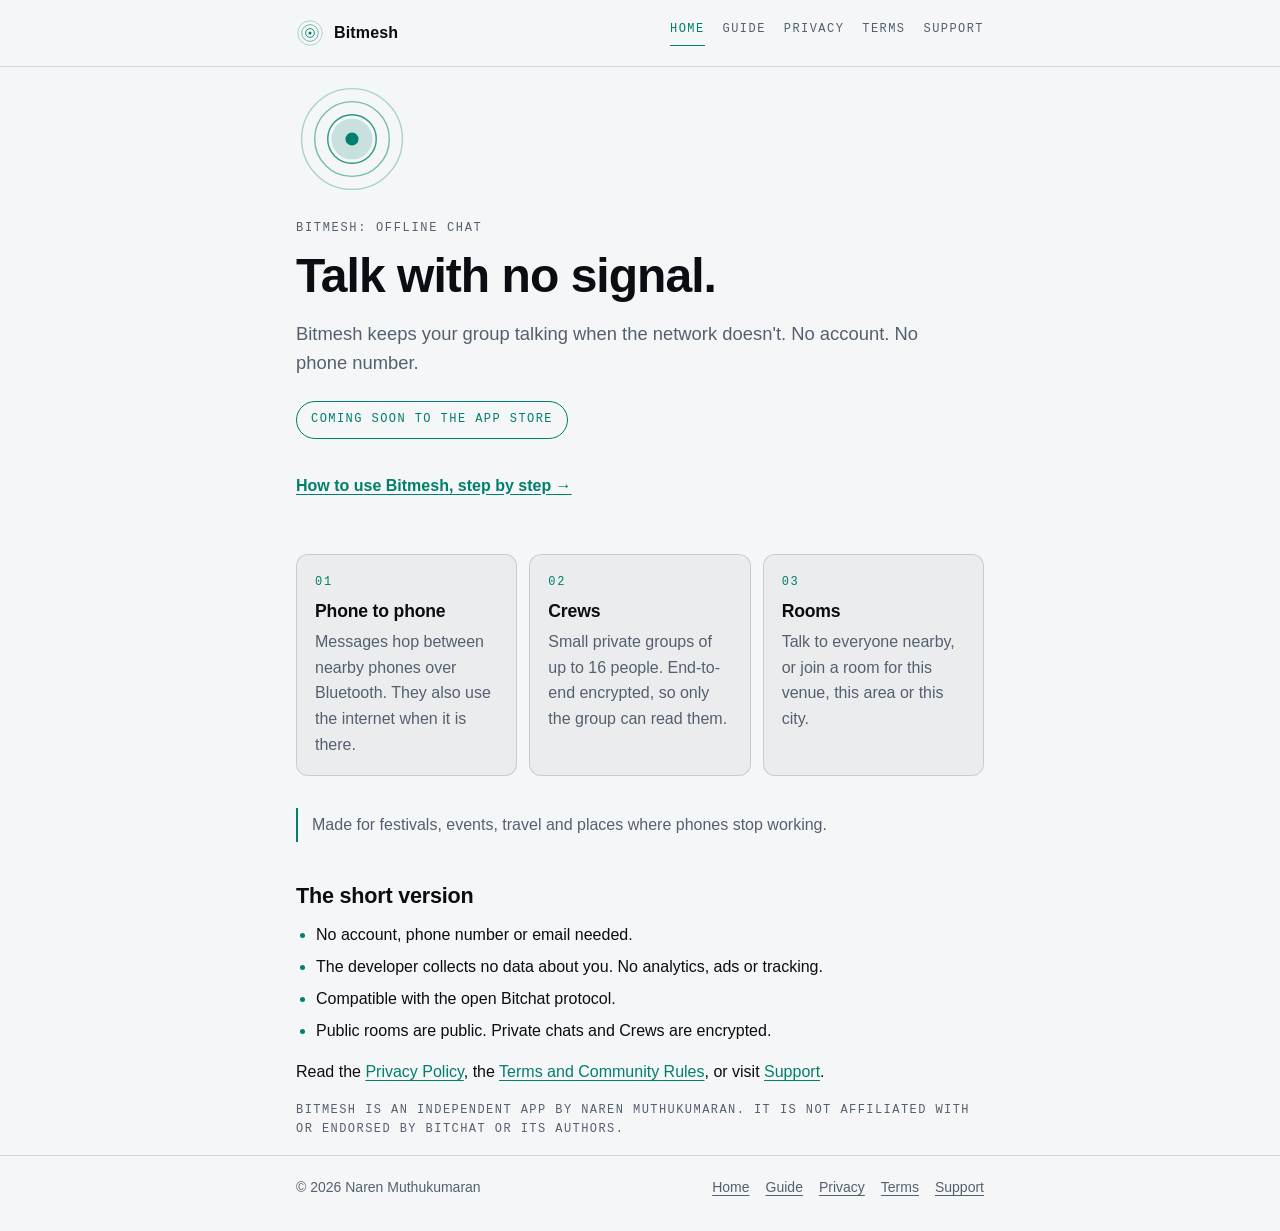
<file: index.html>
<!DOCTYPE html>
<html lang="en">
<head>
<meta charset="utf-8">
<meta name="viewport" content="width=device-width, initial-scale=1">
<title>Bitmesh: Offline Chat</title>
<meta name="description" content="Bitmesh keeps your group talking when the network doesn't. Phone to phone over Bluetooth, no account, no phone number.">
<meta name="color-scheme" content="dark light">
<link rel="stylesheet" href="styles.css">
</head>
<body>
<a class="skip" href="#main">Skip to content</a>
<header class="site-header">
  <div class="wrap">
    <a class="brand" href="index.html">
      <svg viewBox="0 0 64 64" aria-hidden="true" focusable="false" style="color:var(--accent)">
        <circle cx="32" cy="32" r="28" fill="none" stroke="currentColor" stroke-width="2" opacity="0.35"/>
        <circle cx="32" cy="32" r="19" fill="none" stroke="currentColor" stroke-width="2" opacity="0.6"/>
        <circle cx="32" cy="32" r="10" fill="none" stroke="currentColor" stroke-width="2"/>
        <circle cx="32" cy="32" r="3.5" fill="currentColor"/>
      </svg>
      <span>Bitmesh</span>
    </a>
    <nav aria-label="Main">
      <ul>
        <li><a href="index.html" aria-current="page">Home</a></li>
        <li><a href="guide.html">Guide</a></li>
        <li><a href="privacy.html">Privacy</a></li>
        <li><a href="terms.html">Terms</a></li>
        <li><a href="support.html">Support</a></li>
      </ul>
    </nav>
  </div>
</header>

<main id="main" class="wrap">
  <section class="hero">
    <svg class="mark" viewBox="0 0 120 120" role="img" aria-label="Bitmesh mark: concentric rings with a glowing centre dot">
      <circle class="glow" cx="60" cy="60" r="22"/>
      <circle class="ring" cx="60" cy="60" r="54" stroke-width="1.5" opacity="0.3"/>
      <circle class="ring" cx="60" cy="60" r="40" stroke-width="1.5" opacity="0.5"/>
      <circle class="ring" cx="60" cy="60" r="26" stroke-width="1.5" opacity="0.8"/>
      <circle class="dot" cx="60" cy="60" r="7"/>
    </svg>
    <p class="label">Bitmesh: Offline Chat</p>
    <h1>Talk with no signal.</h1>
    <p class="lede">Bitmesh keeps your group talking when the network doesn't. No account. No phone number.</p>
    <p class="soon">Coming soon to the App Store</p>
    <p style="margin-top:18px"><a href="guide.html" style="font-weight:600">How to use Bitmesh, step by step &rarr;</a></p>
  </section>

  <section class="grid" aria-label="Features">
    <article class="card">
      <p class="label">01</p>
      <h2>Phone to phone</h2>
      <p>Messages hop between nearby phones over Bluetooth. They also use the internet when it is there.</p>
    </article>
    <article class="card">
      <p class="label">02</p>
      <h2>Crews</h2>
      <p>Small private groups of up to 16 people. End-to-end encrypted, so only the group can read them.</p>
    </article>
    <article class="card">
      <p class="label">03</p>
      <h2>Rooms</h2>
      <p>Talk to everyone nearby, or join a room for this venue, this area or this city.</p>
    </article>
  </section>

  <p class="note">Made for festivals, events, travel and places where phones stop working.</p>

  <h2>The short version</h2>
  <ul>
    <li>No account, phone number or email needed.</li>
    <li>The developer collects no data about you. No analytics, ads or tracking.</li>
    <li>Compatible with the open Bitchat protocol.</li>
    <li>Public rooms are public. Private chats and Crews are encrypted.</li>
  </ul>
  <p>Read the <a href="privacy.html">Privacy Policy</a>, the <a href="terms.html">Terms and Community Rules</a>, or visit <a href="support.html">Support</a>.</p>

  <p class="meta">Bitmesh is an independent app by Naren Muthukumaran. It is not affiliated with or endorsed by Bitchat or its authors.</p>
</main>

<footer class="site-footer">
  <div class="wrap">
    <span>&copy; 2026 Naren Muthukumaran</span>
    <ul>
      <li><a href="index.html">Home</a></li>
        <li><a href="guide.html">Guide</a></li>
      <li><a href="privacy.html">Privacy</a></li>
      <li><a href="terms.html">Terms</a></li>
      <li><a href="support.html">Support</a></li>
    </ul>
  </div>
</footer>
</body>
</html>
</file>
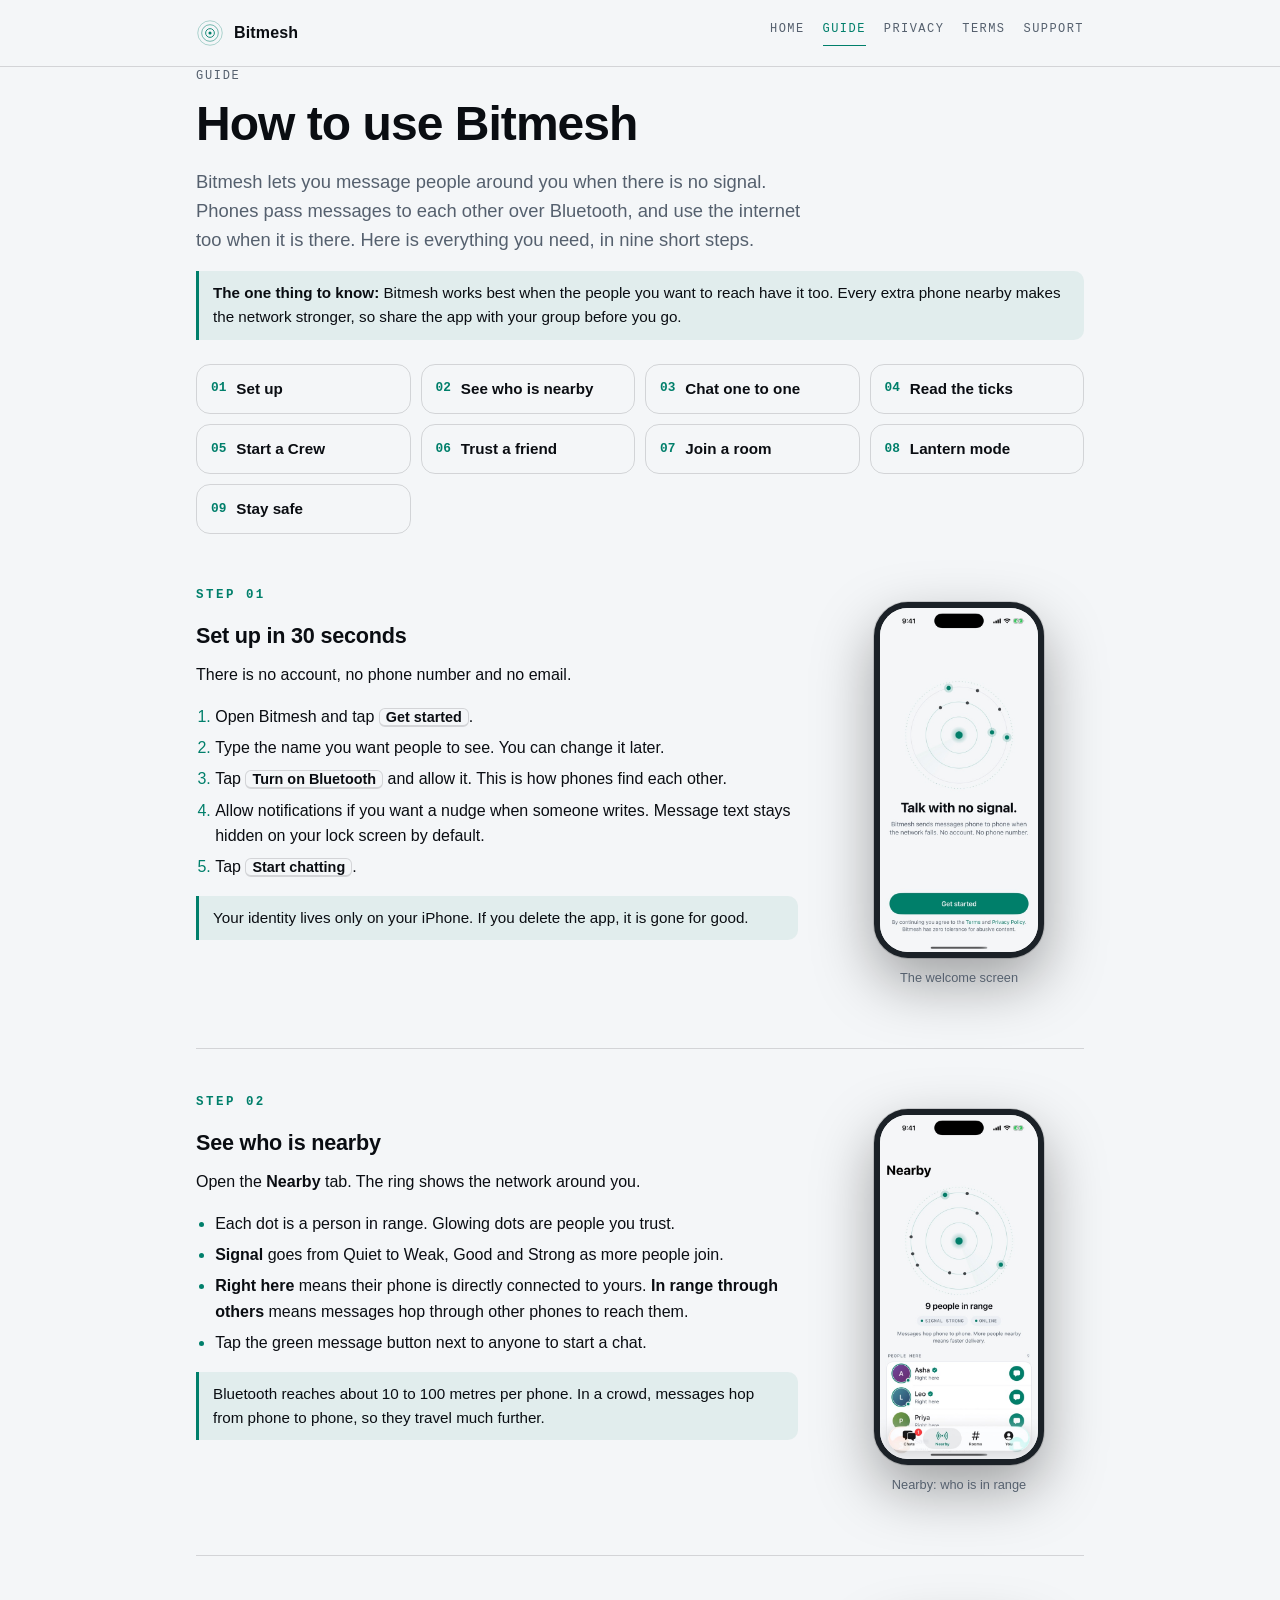
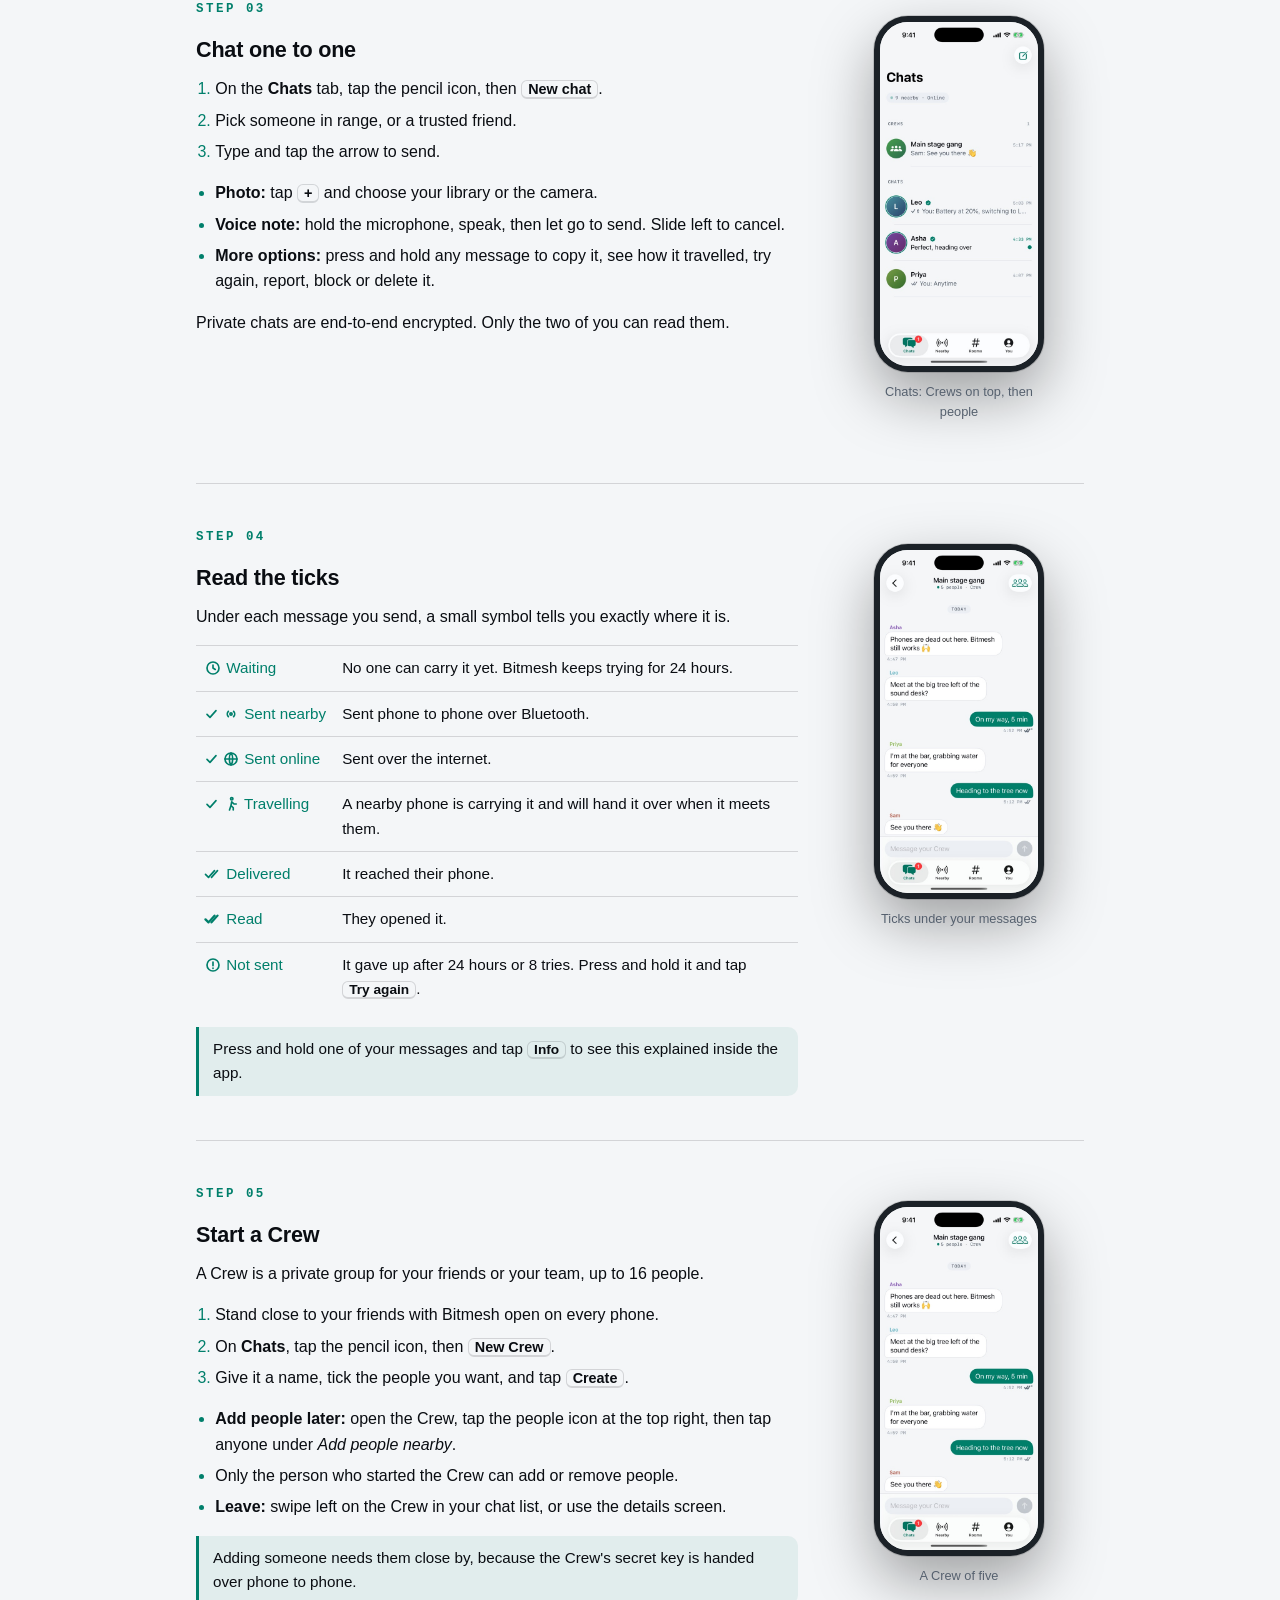
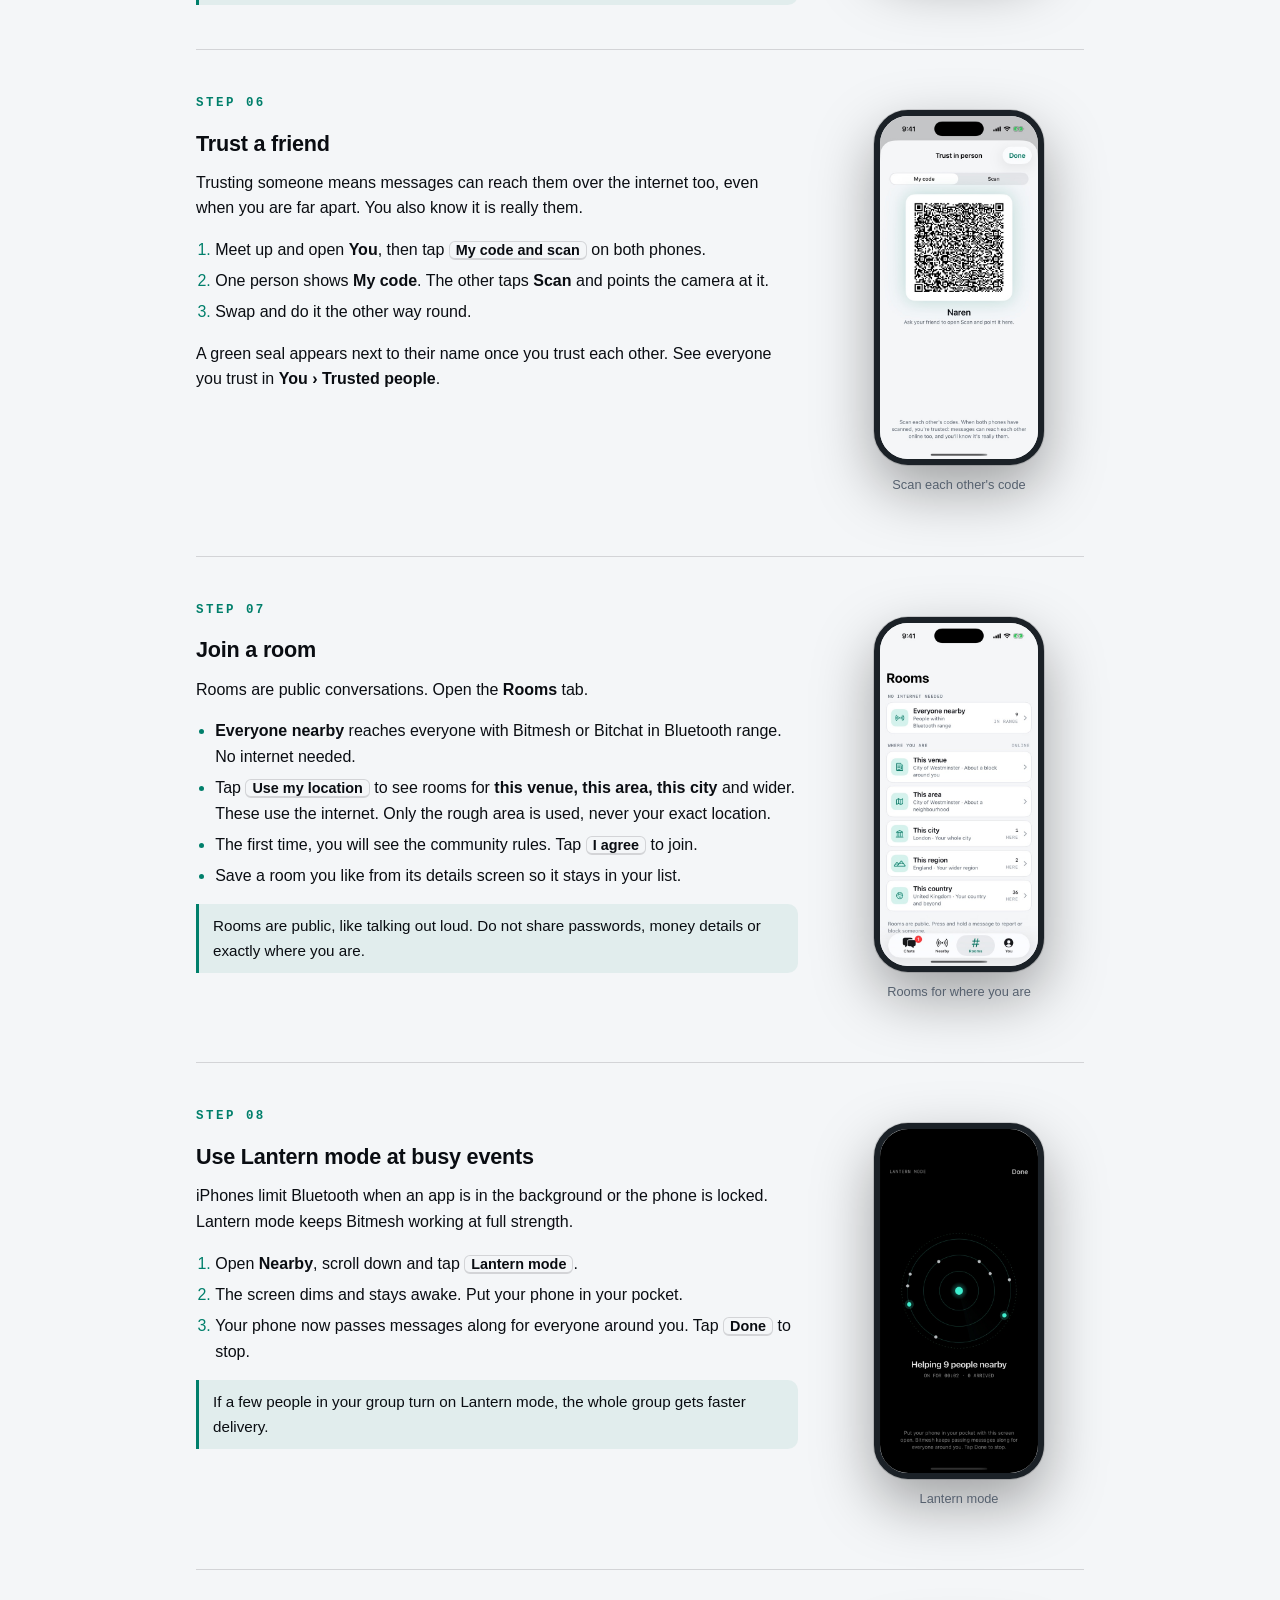
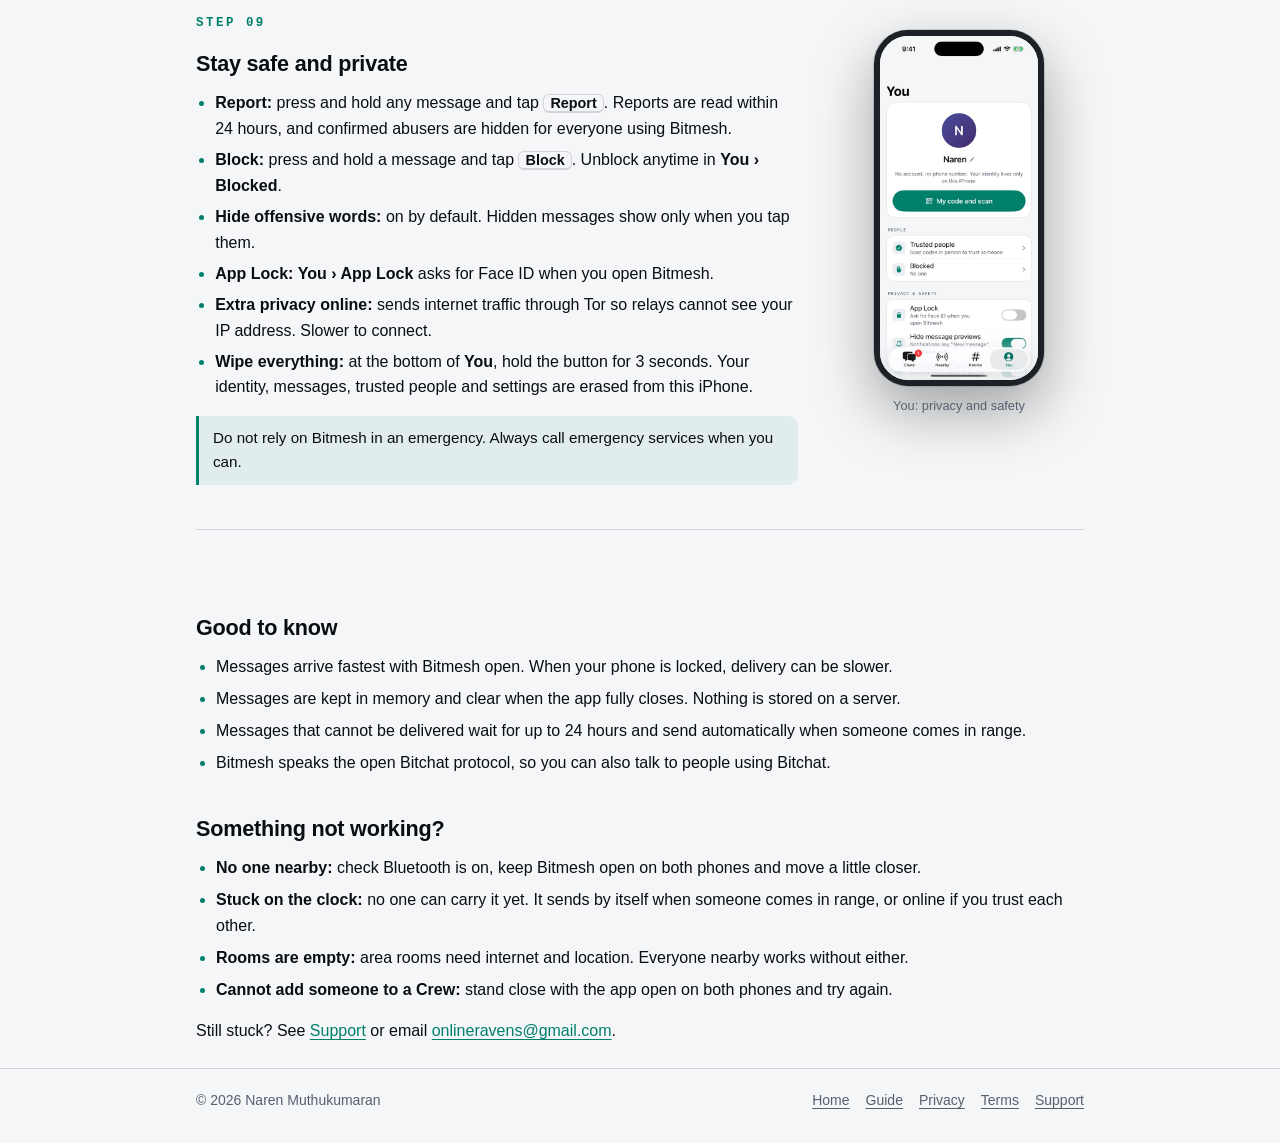
<file: guide.html>
<!DOCTYPE html>
<html lang="en">
<head>
<meta charset="utf-8">
<meta name="viewport" content="width=device-width, initial-scale=1">
<title>How to use Bitmesh | Guide</title>
<meta name="description" content="A simple step by step guide to Bitmesh: set up in 30 seconds, chat with people nearby without signal, start a Crew, join rooms, read the ticks and stay safe.">
<meta name="color-scheme" content="dark light">
<link rel="stylesheet" href="styles.css">
<style>
  .guide-wrap { max-width: 920px; }
  .toc { display: grid; grid-template-columns: repeat(auto-fill, minmax(190px, 1fr)); gap: 10px; padding: 0; list-style: none; margin: 24px 0 8px; }
  .toc li { margin: 0; }
  .toc a { display: flex; gap: 10px; align-items: center; padding: 12px 14px; border: 1px solid var(--line); border-radius: 14px; text-decoration: none; color: var(--text); font-weight: 600; font-size: .95rem; }
  .toc a:hover { border-color: var(--accent); }
  .toc b { font-family: ui-monospace, "SF Mono", Menlo, monospace; color: var(--accent); font-size: .8rem; }
  .step { display: grid; grid-template-columns: 1fr 250px; gap: 36px; align-items: start; padding: 44px 0; border-top: 1px solid var(--line); }
  .step:first-of-type { border-top: 0; }
  .step .num { font-family: ui-monospace, "SF Mono", Menlo, monospace; color: var(--accent); letter-spacing: .2em; font-size: .78rem; font-weight: 700; text-transform: uppercase; }
  .step h2 { margin-top: 6px; }
  .step ol, .step ul { padding-left: 1.2em; }
  .step li { margin: .35em 0; }
  .shot { position: sticky; top: 24px; }
  .shot img { width: 100%; height: auto; border-radius: 34px; border: 6px solid #1b2127; box-shadow: 0 24px 60px rgba(0,0,0,.35), 0 0 0 1px var(--line); display: block; background: #000; }
  .shot figcaption { font-size: .8rem; color: var(--muted); text-align: center; margin-top: 10px; }
  .tip { border-left: 3px solid var(--accent); padding: 10px 14px; margin: 16px 0 0; background: color-mix(in srgb, var(--accent) 8%, transparent); border-radius: 0 10px 10px 0; font-size: .95rem; }
  .ticks { width: 100%; border-collapse: collapse; margin-top: 12px; font-size: .95rem; }
  .ticks td { padding: 10px 8px; border-top: 1px solid var(--line); vertical-align: top; }
  .ticks td:first-child { white-space: nowrap; width: 96px; color: var(--accent); }
  .ticks svg { width: 18px; height: 18px; vertical-align: -4px; stroke: currentColor; fill: none; stroke-width: 2.2; stroke-linecap: round; stroke-linejoin: round; }
  .ticks .bad { color: #e5484d; }
  kbd { font-family: inherit; font-weight: 600; border: 1px solid var(--line); border-bottom-width: 2px; border-radius: 6px; padding: 0 6px; font-size: .9em; white-space: nowrap; }
  @media (max-width: 720px) {
    .step { grid-template-columns: 1fr; gap: 20px; padding: 32px 0; }
    .shot { position: static; max-width: 260px; margin: 0 auto; }
  }
</style>
</head>
<body>
<a class="skip" href="#main">Skip to content</a>
<header class="site-header">
  <div class="wrap guide-wrap">
    <a class="brand" href="index.html">
      <svg viewBox="0 0 64 64" aria-hidden="true" focusable="false" style="color:var(--accent)">
        <circle cx="32" cy="32" r="28" fill="none" stroke="currentColor" stroke-width="2" opacity="0.35"/>
        <circle cx="32" cy="32" r="19" fill="none" stroke="currentColor" stroke-width="2" opacity="0.6"/>
        <circle cx="32" cy="32" r="10" fill="none" stroke="currentColor" stroke-width="2"/>
        <circle cx="32" cy="32" r="3.5" fill="currentColor"/>
      </svg>
      <span>Bitmesh</span>
    </a>
    <nav aria-label="Main">
      <ul>
        <li><a href="index.html">Home</a></li>
        <li><a href="guide.html" aria-current="page">Guide</a></li>
        <li><a href="privacy.html">Privacy</a></li>
        <li><a href="terms.html">Terms</a></li>
        <li><a href="support.html">Support</a></li>
      </ul>
    </nav>
  </div>
</header>

<main id="main" class="wrap guide-wrap">
  <p class="label">Guide</p>
  <h1>How to use Bitmesh</h1>
  <p class="lede">Bitmesh lets you message people around you when there is no signal. Phones pass messages to each other over Bluetooth, and use the internet too when it is there. Here is everything you need, in nine short steps.</p>

  <div class="tip"><strong>The one thing to know:</strong> Bitmesh works best when the people you want to reach have it too. Every extra phone nearby makes the network stronger, so share the app with your group before you go.</div>

  <ol class="toc">
    <li><a href="#setup"><b>01</b> Set up</a></li>
    <li><a href="#nearby"><b>02</b> See who is nearby</a></li>
    <li><a href="#chat"><b>03</b> Chat one to one</a></li>
    <li><a href="#ticks"><b>04</b> Read the ticks</a></li>
    <li><a href="#crews"><b>05</b> Start a Crew</a></li>
    <li><a href="#trust"><b>06</b> Trust a friend</a></li>
    <li><a href="#rooms"><b>07</b> Join a room</a></li>
    <li><a href="#lantern"><b>08</b> Lantern mode</a></li>
    <li><a href="#safety"><b>09</b> Stay safe</a></li>
  </ol>

  <section class="step" id="setup">
    <div>
      <p class="num">Step 01</p>
      <h2>Set up in 30 seconds</h2>
      <p>There is no account, no phone number and no email.</p>
      <ol>
        <li>Open Bitmesh and tap <kbd>Get started</kbd>.</li>
        <li>Type the name you want people to see. You can change it later.</li>
        <li>Tap <kbd>Turn on Bluetooth</kbd> and allow it. This is how phones find each other.</li>
        <li>Allow notifications if you want a nudge when someone writes. Message text stays hidden on your lock screen by default.</li>
        <li>Tap <kbd>Start chatting</kbd>.</li>
      </ol>
      <p class="tip">Your identity lives only on your iPhone. If you delete the app, it is gone for good.</p>
    </div>
    <figure class="shot"><img src="img/guide/00-welcome.jpg" alt="Bitmesh welcome screen with a glowing signal ring and the words Talk with no signal" loading="lazy"><figcaption>The welcome screen</figcaption></figure>
  </section>

  <section class="step" id="nearby">
    <div>
      <p class="num">Step 02</p>
      <h2>See who is nearby</h2>
      <p>Open the <strong>Nearby</strong> tab. The ring shows the network around you.</p>
      <ul>
        <li>Each dot is a person in range. Glowing dots are people you trust.</li>
        <li><strong>Signal</strong> goes from Quiet to Weak, Good and Strong as more people join.</li>
        <li><strong>Right here</strong> means their phone is directly connected to yours. <strong>In range through others</strong> means messages hop through other phones to reach them.</li>
        <li>Tap the green message button next to anyone to start a chat.</li>
      </ul>
      <p class="tip">Bluetooth reaches about 10 to 100 metres per phone. In a crowd, messages hop from phone to phone, so they travel much further.</p>
    </div>
    <figure class="shot"><img src="img/guide/03-nearby.jpg" alt="Nearby tab showing a signal ring with 9 people in range and a list of people" loading="lazy"><figcaption>Nearby: who is in range</figcaption></figure>
  </section>

  <section class="step" id="chat">
    <div>
      <p class="num">Step 03</p>
      <h2>Chat one to one</h2>
      <ol>
        <li>On the <strong>Chats</strong> tab, tap the pencil icon, then <kbd>New chat</kbd>.</li>
        <li>Pick someone in range, or a trusted friend.</li>
        <li>Type and tap the arrow to send.</li>
      </ol>
      <ul>
        <li><strong>Photo:</strong> tap <kbd>+</kbd> and choose your library or the camera.</li>
        <li><strong>Voice note:</strong> hold the microphone, speak, then let go to send. Slide left to cancel.</li>
        <li><strong>More options:</strong> press and hold any message to copy it, see how it travelled, try again, report, block or delete it.</li>
      </ul>
      <p>Private chats are end-to-end encrypted. Only the two of you can read them.</p>
    </div>
    <figure class="shot"><img src="img/guide/01-chats.jpg" alt="Chats tab listing a Crew and three private chats with delivery ticks" loading="lazy"><figcaption>Chats: Crews on top, then people</figcaption></figure>
  </section>

  <section class="step" id="ticks">
    <div>
      <p class="num">Step 04</p>
      <h2>Read the ticks</h2>
      <p>Under each message you send, a small symbol tells you exactly where it is.</p>
      <table class="ticks">
        <tr><td><svg viewBox="0 0 24 24"><circle cx="12" cy="12" r="8"/><path d="M12 8v4l3 2"/></svg> Waiting</td><td>No one can carry it yet. Bitmesh keeps trying for 24 hours.</td></tr>
        <tr><td><svg viewBox="0 0 24 24"><path d="M4 12.5l4 4 8-9"/></svg><svg viewBox="0 0 24 24"><circle cx="12" cy="12" r="1.5"/><path d="M8.5 8.5a5 5 0 0 0 0 7M15.5 8.5a5 5 0 0 1 0 7"/></svg> Sent nearby</td><td>Sent phone to phone over Bluetooth.</td></tr>
        <tr><td><svg viewBox="0 0 24 24"><path d="M4 12.5l4 4 8-9"/></svg><svg viewBox="0 0 24 24"><circle cx="12" cy="12" r="8"/><path d="M4 12h16M12 4c3 3 3 13 0 16M12 4c-3 3-3 13 0 16"/></svg> Sent online</td><td>Sent over the internet.</td></tr>
        <tr><td><svg viewBox="0 0 24 24"><path d="M4 12.5l4 4 8-9"/></svg><svg viewBox="0 0 24 24"><circle cx="13" cy="5" r="1.6"/><path d="M10 20l2-6 3 3v3M12 14l1-5 3 3h3"/></svg> Travelling</td><td>A nearby phone is carrying it and will hand it over when it meets them.</td></tr>
        <tr><td><svg viewBox="0 0 24 24"><path d="M2 12.5l4 4 8-9M10 16.5l8-9"/></svg> Delivered</td><td>It reached their phone.</td></tr>
        <tr><td><svg viewBox="0 0 24 24" style="stroke-width:3"><path d="M2 12.5l4 4 8-9M10 16.5l8-9"/></svg> Read</td><td>They opened it.</td></tr>
        <tr><td class="bad"><svg viewBox="0 0 24 24"><circle cx="12" cy="12" r="8"/><path d="M12 8v5M12 16v.5"/></svg> Not sent</td><td>It gave up after 24 hours or 8 tries. Press and hold it and tap <kbd>Try again</kbd>.</td></tr>
      </table>
      <p class="tip">Press and hold one of your messages and tap <kbd>Info</kbd> to see this explained inside the app.</p>
    </div>
    <figure class="shot"><img src="img/guide/02-crew.jpg" alt="A Crew conversation with sent and read ticks under messages" loading="lazy"><figcaption>Ticks under your messages</figcaption></figure>
  </section>

  <section class="step" id="crews">
    <div>
      <p class="num">Step 05</p>
      <h2>Start a Crew</h2>
      <p>A Crew is a private group for your friends or your team, up to 16 people.</p>
      <ol>
        <li>Stand close to your friends with Bitmesh open on every phone.</li>
        <li>On <strong>Chats</strong>, tap the pencil icon, then <kbd>New Crew</kbd>.</li>
        <li>Give it a name, tick the people you want, and tap <kbd>Create</kbd>.</li>
      </ol>
      <ul>
        <li><strong>Add people later:</strong> open the Crew, tap the people icon at the top right, then tap anyone under <em>Add people nearby</em>.</li>
        <li>Only the person who started the Crew can add or remove people.</li>
        <li><strong>Leave:</strong> swipe left on the Crew in your chat list, or use the details screen.</li>
      </ul>
      <p class="tip">Adding someone needs them close by, because the Crew's secret key is handed over phone to phone.</p>
    </div>
    <figure class="shot"><img src="img/guide/02-crew.jpg" alt="Crew chat called Main stage gang with five people" loading="lazy"><figcaption>A Crew of five</figcaption></figure>
  </section>

  <section class="step" id="trust">
    <div>
      <p class="num">Step 06</p>
      <h2>Trust a friend</h2>
      <p>Trusting someone means messages can reach them over the internet too, even when you are far apart. You also know it is really them.</p>
      <ol>
        <li>Meet up and open <strong>You</strong>, then tap <kbd>My code and scan</kbd> on both phones.</li>
        <li>One person shows <strong>My code</strong>. The other taps <strong>Scan</strong> and points the camera at it.</li>
        <li>Swap and do it the other way round.</li>
      </ol>
      <p>A green seal appears next to their name once you trust each other. See everyone you trust in <strong>You › Trusted people</strong>.</p>
    </div>
    <figure class="shot"><img src="img/guide/05-trust.jpg" alt="Trust in person screen showing a QR code to scan" loading="lazy"><figcaption>Scan each other's code</figcaption></figure>
  </section>

  <section class="step" id="rooms">
    <div>
      <p class="num">Step 07</p>
      <h2>Join a room</h2>
      <p>Rooms are public conversations. Open the <strong>Rooms</strong> tab.</p>
      <ul>
        <li><strong>Everyone nearby</strong> reaches everyone with Bitmesh or Bitchat in Bluetooth range. No internet needed.</li>
        <li>Tap <kbd>Use my location</kbd> to see rooms for <strong>this venue, this area, this city</strong> and wider. These use the internet. Only the rough area is used, never your exact location.</li>
        <li>The first time, you will see the community rules. Tap <kbd>I agree</kbd> to join.</li>
        <li>Save a room you like from its details screen so it stays in your list.</li>
      </ul>
      <p class="tip">Rooms are public, like talking out loud. Do not share passwords, money details or exactly where you are.</p>
    </div>
    <figure class="shot"><img src="img/guide/04-rooms.jpg" alt="Rooms tab with Everyone nearby and rooms for this venue, area, city, region and country" loading="lazy"><figcaption>Rooms for where you are</figcaption></figure>
  </section>

  <section class="step" id="lantern">
    <div>
      <p class="num">Step 08</p>
      <h2>Use Lantern mode at busy events</h2>
      <p>iPhones limit Bluetooth when an app is in the background or the phone is locked. Lantern mode keeps Bitmesh working at full strength.</p>
      <ol>
        <li>Open <strong>Nearby</strong>, scroll down and tap <kbd>Lantern mode</kbd>.</li>
        <li>The screen dims and stays awake. Put your phone in your pocket.</li>
        <li>Your phone now passes messages along for everyone around you. Tap <kbd>Done</kbd> to stop.</li>
      </ol>
      <p class="tip">If a few people in your group turn on Lantern mode, the whole group gets faster delivery.</p>
    </div>
    <figure class="shot"><img src="img/guide/08-lantern.jpg" alt="Lantern mode: a dark screen with a glowing ring helping 9 people nearby" loading="lazy"><figcaption>Lantern mode</figcaption></figure>
  </section>

  <section class="step" id="safety">
    <div>
      <p class="num">Step 09</p>
      <h2>Stay safe and private</h2>
      <ul>
        <li><strong>Report:</strong> press and hold any message and tap <kbd>Report</kbd>. Reports are read within 24 hours, and confirmed abusers are hidden for everyone using Bitmesh.</li>
        <li><strong>Block:</strong> press and hold a message and tap <kbd>Block</kbd>. Unblock anytime in <strong>You › Blocked</strong>.</li>
        <li><strong>Hide offensive words:</strong> on by default. Hidden messages show only when you tap them.</li>
        <li><strong>App Lock:</strong> <strong>You › App Lock</strong> asks for Face ID when you open Bitmesh.</li>
        <li><strong>Extra privacy online:</strong> sends internet traffic through Tor so relays cannot see your IP address. Slower to connect.</li>
        <li><strong>Wipe everything:</strong> at the bottom of <strong>You</strong>, hold the button for 3 seconds. Your identity, messages, trusted people and settings are erased from this iPhone.</li>
      </ul>
      <p class="tip">Do not rely on Bitmesh in an emergency. Always call emergency services when you can.</p>
    </div>
    <figure class="shot"><img src="img/guide/06-you.jpg" alt="You tab with profile, trusted people, blocked people and privacy settings" loading="lazy"><figcaption>You: privacy and safety</figcaption></figure>
  </section>

  <section style="border-top:1px solid var(--line);padding:44px 0 8px">
    <h2>Good to know</h2>
    <ul>
      <li>Messages arrive fastest with Bitmesh open. When your phone is locked, delivery can be slower.</li>
      <li>Messages are kept in memory and clear when the app fully closes. Nothing is stored on a server.</li>
      <li>Messages that cannot be delivered wait for up to 24 hours and send automatically when someone comes in range.</li>
      <li>Bitmesh speaks the open Bitchat protocol, so you can also talk to people using Bitchat.</li>
    </ul>
    <h2>Something not working?</h2>
    <ul>
      <li><strong>No one nearby:</strong> check Bluetooth is on, keep Bitmesh open on both phones and move a little closer.</li>
      <li><strong>Stuck on the clock:</strong> no one can carry it yet. It sends by itself when someone comes in range, or online if you trust each other.</li>
      <li><strong>Rooms are empty:</strong> area rooms need internet and location. Everyone nearby works without either.</li>
      <li><strong>Cannot add someone to a Crew:</strong> stand close with the app open on both phones and try again.</li>
    </ul>
    <p>Still stuck? See <a href="support.html">Support</a> or email <a href="mailto:onlineravens@gmail.com">onlineravens@gmail.com</a>.</p>
  </section>
</main>

<footer class="site-footer">
  <div class="wrap guide-wrap">
    <span>&copy; 2026 Naren Muthukumaran</span>
    <ul>
      <li><a href="index.html">Home</a></li>
      <li><a href="guide.html">Guide</a></li>
      <li><a href="privacy.html">Privacy</a></li>
      <li><a href="terms.html">Terms</a></li>
      <li><a href="support.html">Support</a></li>
    </ul>
  </div>
</footer>
</body>
</html>
</file>
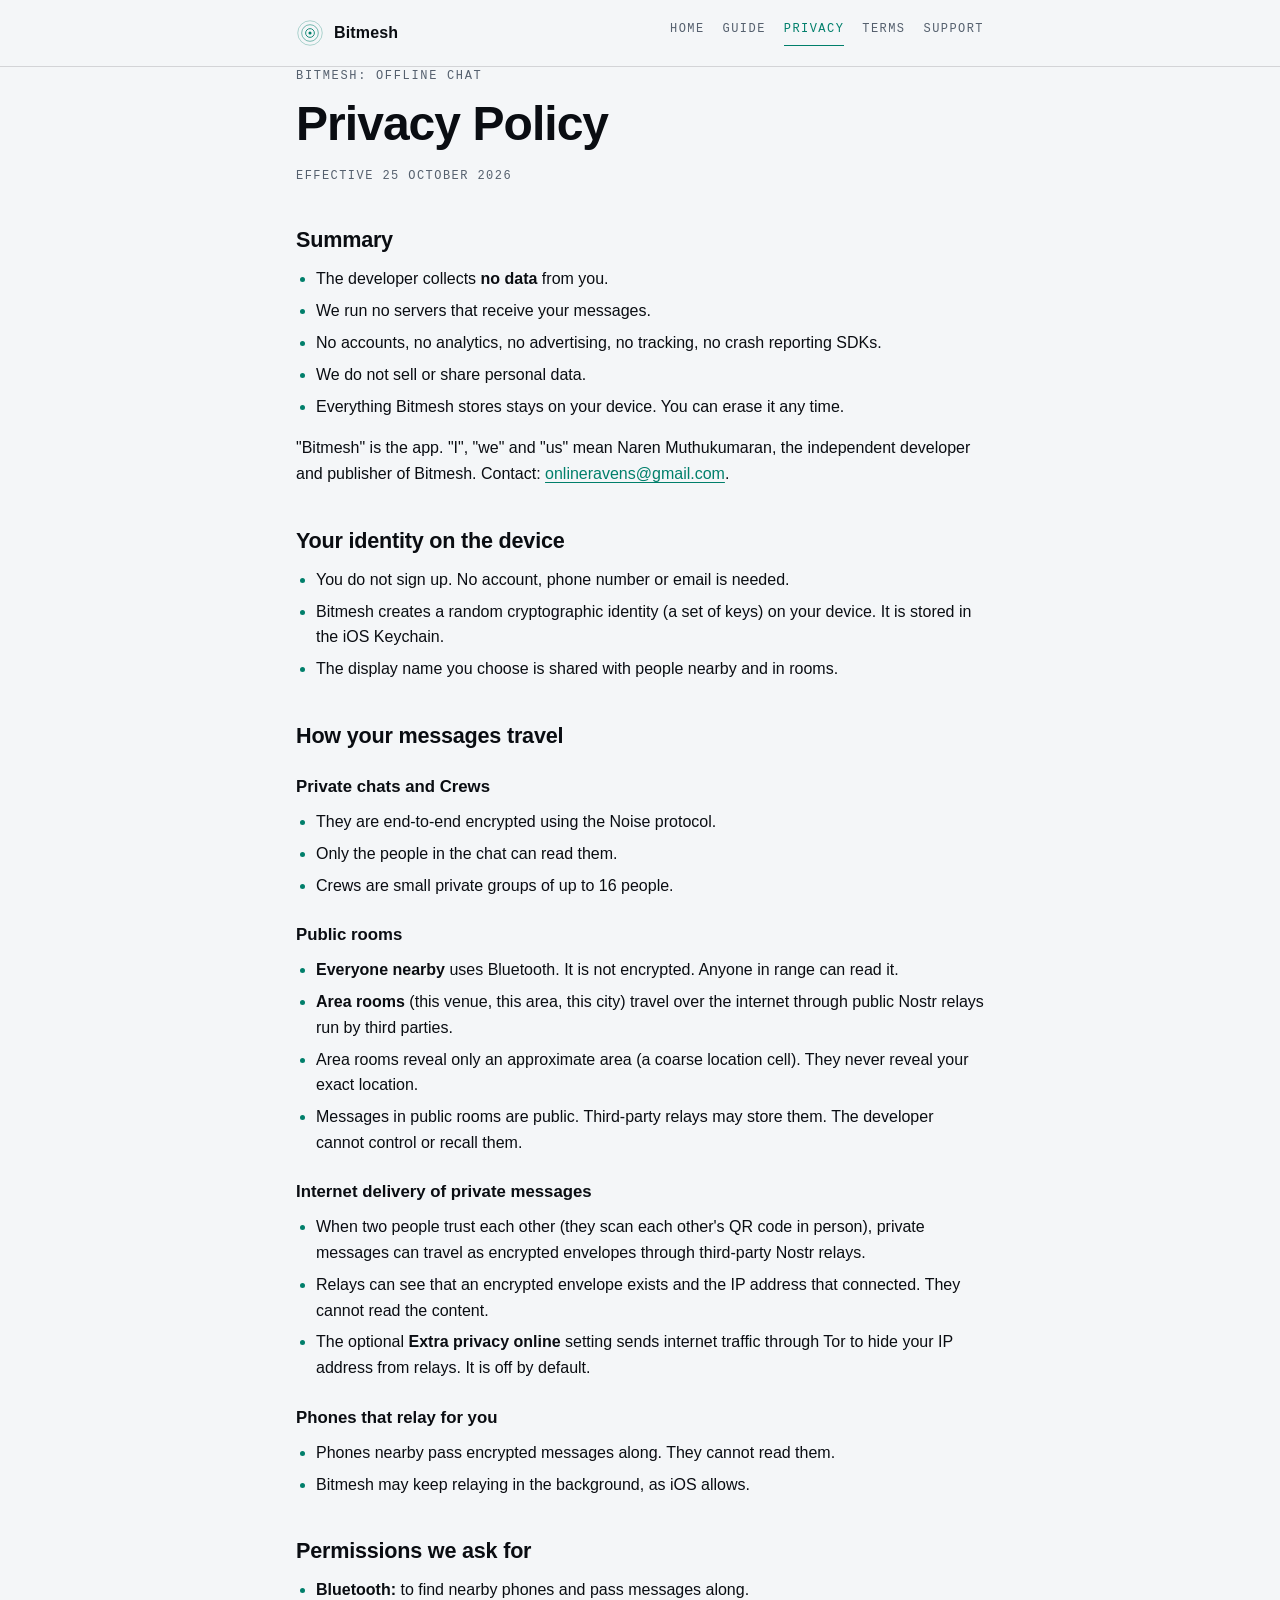
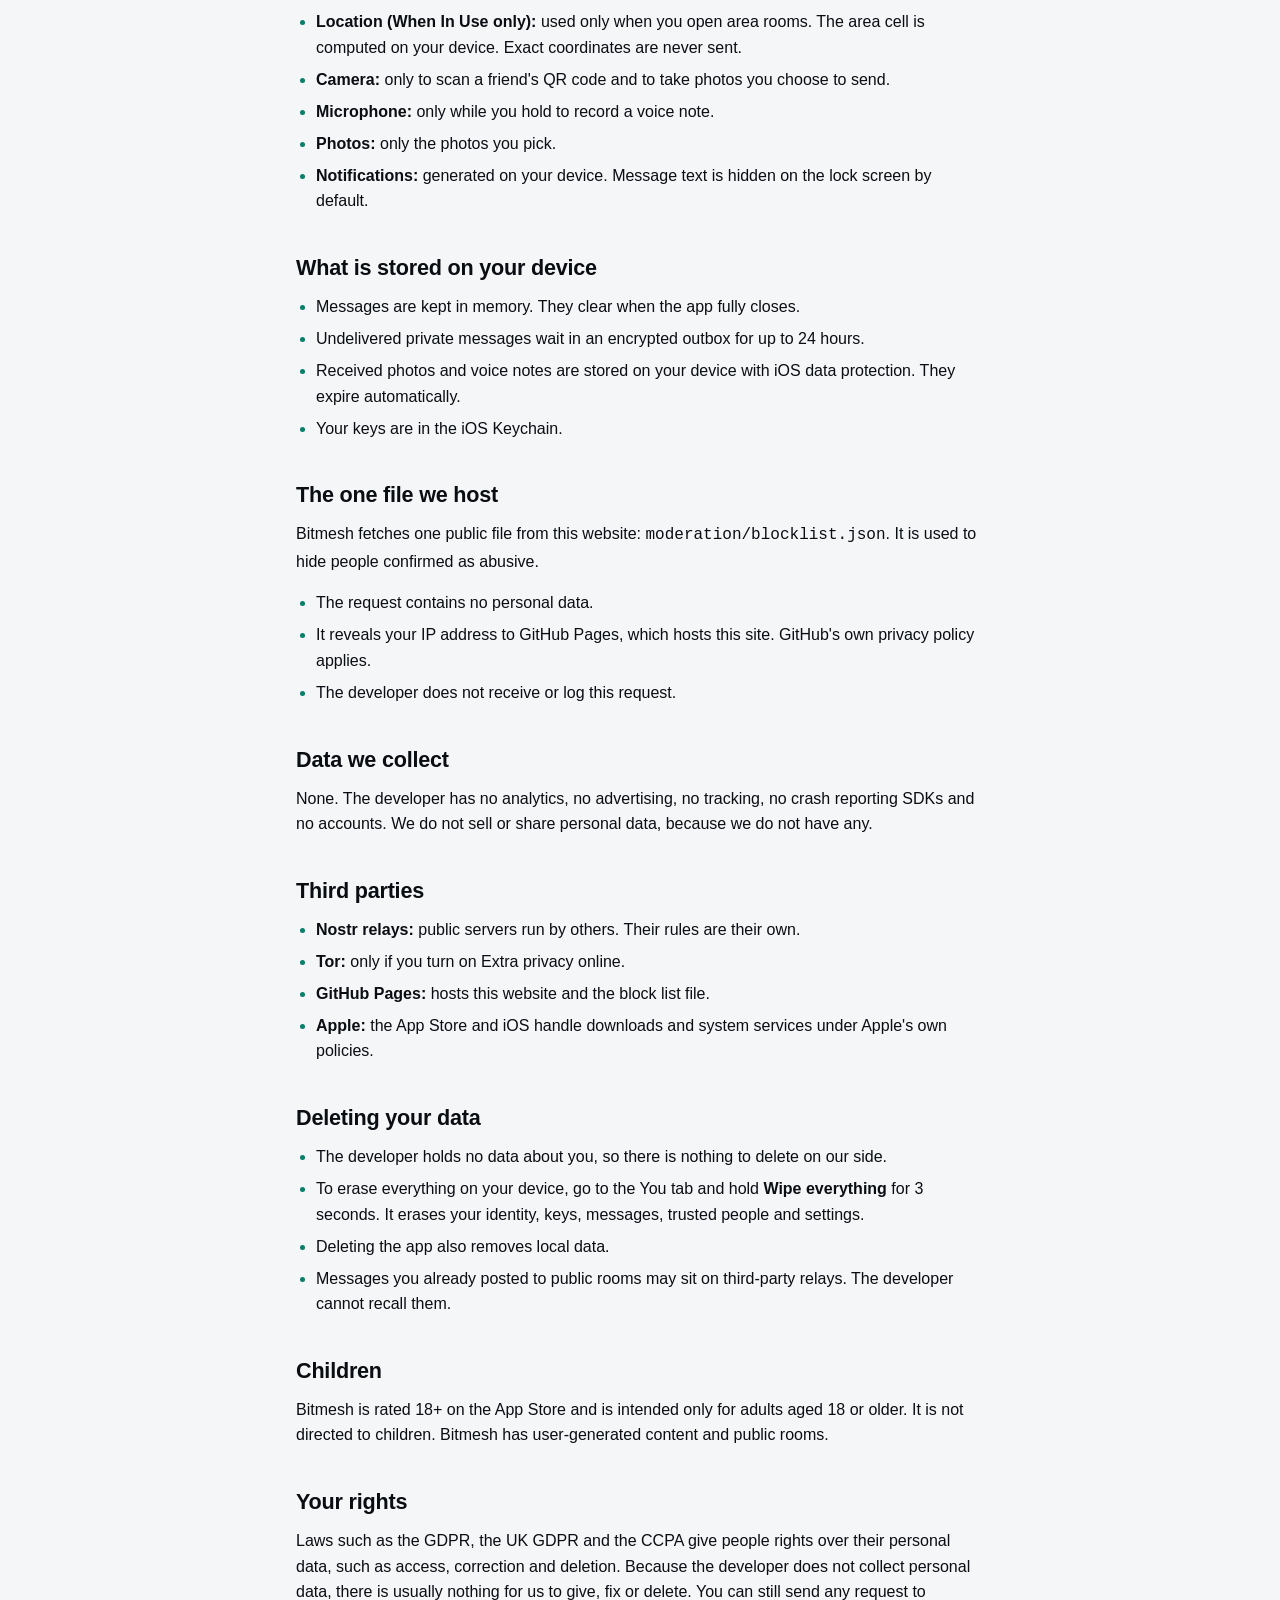
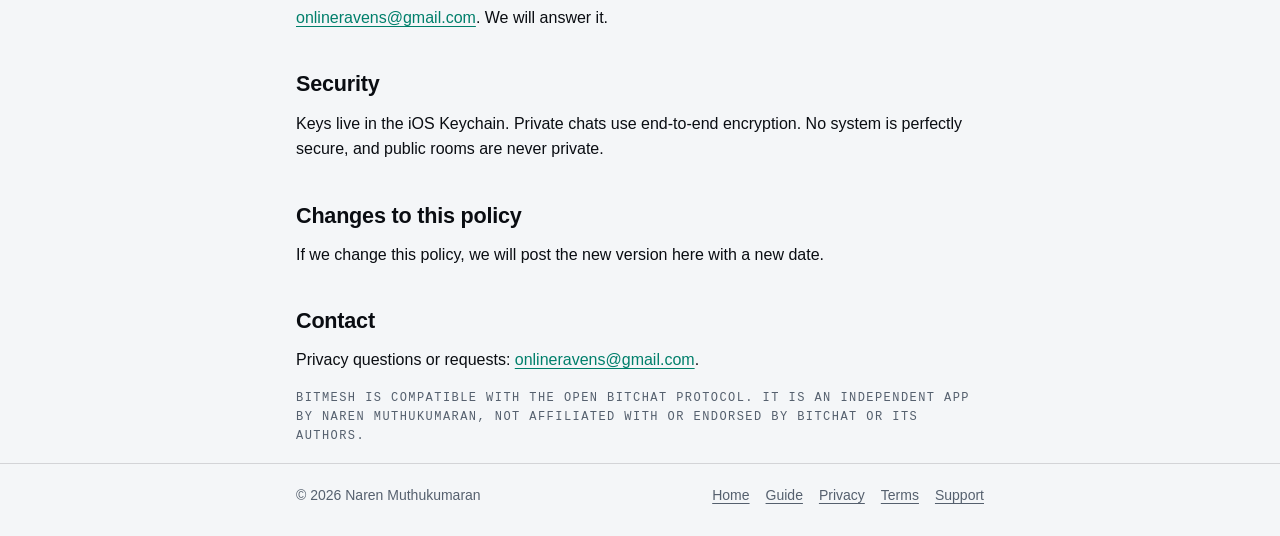
<file: privacy.html>
<!DOCTYPE html>
<html lang="en">
<head>
<meta charset="utf-8">
<meta name="viewport" content="width=device-width, initial-scale=1">
<title>Privacy Policy | Bitmesh</title>
<meta name="description" content="Bitmesh Privacy Policy. The developer collects no data from Bitmesh users.">
<meta name="color-scheme" content="dark light">
<link rel="stylesheet" href="styles.css">
</head>
<body>
<a class="skip" href="#main">Skip to content</a>
<header class="site-header">
  <div class="wrap">
    <a class="brand" href="index.html">
      <svg viewBox="0 0 64 64" aria-hidden="true" focusable="false" style="color:var(--accent)">
        <circle cx="32" cy="32" r="28" fill="none" stroke="currentColor" stroke-width="2" opacity="0.35"/>
        <circle cx="32" cy="32" r="19" fill="none" stroke="currentColor" stroke-width="2" opacity="0.6"/>
        <circle cx="32" cy="32" r="10" fill="none" stroke="currentColor" stroke-width="2"/>
        <circle cx="32" cy="32" r="3.5" fill="currentColor"/>
      </svg>
      <span>Bitmesh</span>
    </a>
    <nav aria-label="Main">
      <ul>
        <li><a href="index.html">Home</a></li>
        <li><a href="guide.html">Guide</a></li>
        <li><a href="privacy.html" aria-current="page">Privacy</a></li>
        <li><a href="terms.html">Terms</a></li>
        <li><a href="support.html">Support</a></li>
      </ul>
    </nav>
  </div>
</header>

<main id="main" class="wrap">
  <p class="label">Bitmesh: Offline Chat</p>
  <h1>Privacy Policy</h1>
  <p class="meta">Effective 25 October 2026</p>

  <h2>Summary</h2>
  <ul>
    <li>The developer collects <strong>no data</strong> from you.</li>
    <li>We run no servers that receive your messages.</li>
    <li>No accounts, no analytics, no advertising, no tracking, no crash reporting SDKs.</li>
    <li>We do not sell or share personal data.</li>
    <li>Everything Bitmesh stores stays on your device. You can erase it any time.</li>
  </ul>
  <p>"Bitmesh" is the app. "I", "we" and "us" mean Naren Muthukumaran, the independent developer and publisher of Bitmesh. Contact: <a href="mailto:onlineravens@gmail.com">onlineravens@gmail.com</a>.</p>

  <h2>Your identity on the device</h2>
  <ul>
    <li>You do not sign up. No account, phone number or email is needed.</li>
    <li>Bitmesh creates a random cryptographic identity (a set of keys) on your device. It is stored in the iOS Keychain.</li>
    <li>The display name you choose is shared with people nearby and in rooms.</li>
  </ul>

  <h2>How your messages travel</h2>
  <h3>Private chats and Crews</h3>
  <ul>
    <li>They are end-to-end encrypted using the Noise protocol.</li>
    <li>Only the people in the chat can read them.</li>
    <li>Crews are small private groups of up to 16 people.</li>
  </ul>
  <h3>Public rooms</h3>
  <ul>
    <li><strong>Everyone nearby</strong> uses Bluetooth. It is not encrypted. Anyone in range can read it.</li>
    <li><strong>Area rooms</strong> (this venue, this area, this city) travel over the internet through public Nostr relays run by third parties.</li>
    <li>Area rooms reveal only an approximate area (a coarse location cell). They never reveal your exact location.</li>
    <li>Messages in public rooms are public. Third-party relays may store them. The developer cannot control or recall them.</li>
  </ul>
  <h3>Internet delivery of private messages</h3>
  <ul>
    <li>When two people trust each other (they scan each other's QR code in person), private messages can travel as encrypted envelopes through third-party Nostr relays.</li>
    <li>Relays can see that an encrypted envelope exists and the IP address that connected. They cannot read the content.</li>
    <li>The optional <strong>Extra privacy online</strong> setting sends internet traffic through Tor to hide your IP address from relays. It is off by default.</li>
  </ul>
  <h3>Phones that relay for you</h3>
  <ul>
    <li>Phones nearby pass encrypted messages along. They cannot read them.</li>
    <li>Bitmesh may keep relaying in the background, as iOS allows.</li>
  </ul>

  <h2>Permissions we ask for</h2>
  <ul>
    <li><strong>Bluetooth:</strong> to find nearby phones and pass messages along.</li>
    <li><strong>Location (When In Use only):</strong> used only when you open area rooms. The area cell is computed on your device. Exact coordinates are never sent.</li>
    <li><strong>Camera:</strong> only to scan a friend's QR code and to take photos you choose to send.</li>
    <li><strong>Microphone:</strong> only while you hold to record a voice note.</li>
    <li><strong>Photos:</strong> only the photos you pick.</li>
    <li><strong>Notifications:</strong> generated on your device. Message text is hidden on the lock screen by default.</li>
  </ul>

  <h2>What is stored on your device</h2>
  <ul>
    <li>Messages are kept in memory. They clear when the app fully closes.</li>
    <li>Undelivered private messages wait in an encrypted outbox for up to 24 hours.</li>
    <li>Received photos and voice notes are stored on your device with iOS data protection. They expire automatically.</li>
    <li>Your keys are in the iOS Keychain.</li>
  </ul>

  <h2>The one file we host</h2>
  <p>Bitmesh fetches one public file from this website: <code>moderation/blocklist.json</code>. It is used to hide people confirmed as abusive.</p>
  <ul>
    <li>The request contains no personal data.</li>
    <li>It reveals your IP address to GitHub Pages, which hosts this site. GitHub's own privacy policy applies.</li>
    <li>The developer does not receive or log this request.</li>
  </ul>

  <h2>Data we collect</h2>
  <p>None. The developer has no analytics, no advertising, no tracking, no crash reporting SDKs and no accounts. We do not sell or share personal data, because we do not have any.</p>

  <h2>Third parties</h2>
  <ul>
    <li><strong>Nostr relays:</strong> public servers run by others. Their rules are their own.</li>
    <li><strong>Tor:</strong> only if you turn on Extra privacy online.</li>
    <li><strong>GitHub Pages:</strong> hosts this website and the block list file.</li>
    <li><strong>Apple:</strong> the App Store and iOS handle downloads and system services under Apple's own policies.</li>
  </ul>

  <h2>Deleting your data</h2>
  <ul>
    <li>The developer holds no data about you, so there is nothing to delete on our side.</li>
    <li>To erase everything on your device, go to the You tab and hold <strong>Wipe everything</strong> for 3 seconds. It erases your identity, keys, messages, trusted people and settings.</li>
    <li>Deleting the app also removes local data.</li>
    <li>Messages you already posted to public rooms may sit on third-party relays. The developer cannot recall them.</li>
  </ul>

  <h2>Children</h2>
  <p>Bitmesh is rated 18+ on the App Store and is intended only for adults aged 18 or older. It is not directed to children. Bitmesh has user-generated content and public rooms.</p>

  <h2>Your rights</h2>
  <p>Laws such as the GDPR, the UK GDPR and the CCPA give people rights over their personal data, such as access, correction and deletion. Because the developer does not collect personal data, there is usually nothing for us to give, fix or delete. You can still send any request to <a href="mailto:onlineravens@gmail.com">onlineravens@gmail.com</a>. We will answer it.</p>

  <h2>Security</h2>
  <p>Keys live in the iOS Keychain. Private chats use end-to-end encryption. No system is perfectly secure, and public rooms are never private.</p>

  <h2>Changes to this policy</h2>
  <p>If we change this policy, we will post the new version here with a new date.</p>

  <h2>Contact</h2>
  <p>Privacy questions or requests: <a href="mailto:onlineravens@gmail.com">onlineravens@gmail.com</a>.</p>

  <p class="meta">Bitmesh is compatible with the open Bitchat protocol. It is an independent app by Naren Muthukumaran, not affiliated with or endorsed by Bitchat or its authors.</p>
</main>

<footer class="site-footer">
  <div class="wrap">
    <span>&copy; 2026 Naren Muthukumaran</span>
    <ul>
      <li><a href="index.html">Home</a></li>
        <li><a href="guide.html">Guide</a></li>
      <li><a href="privacy.html">Privacy</a></li>
      <li><a href="terms.html">Terms</a></li>
      <li><a href="support.html">Support</a></li>
    </ul>
  </div>
</footer>
</body>
</html>
</file>
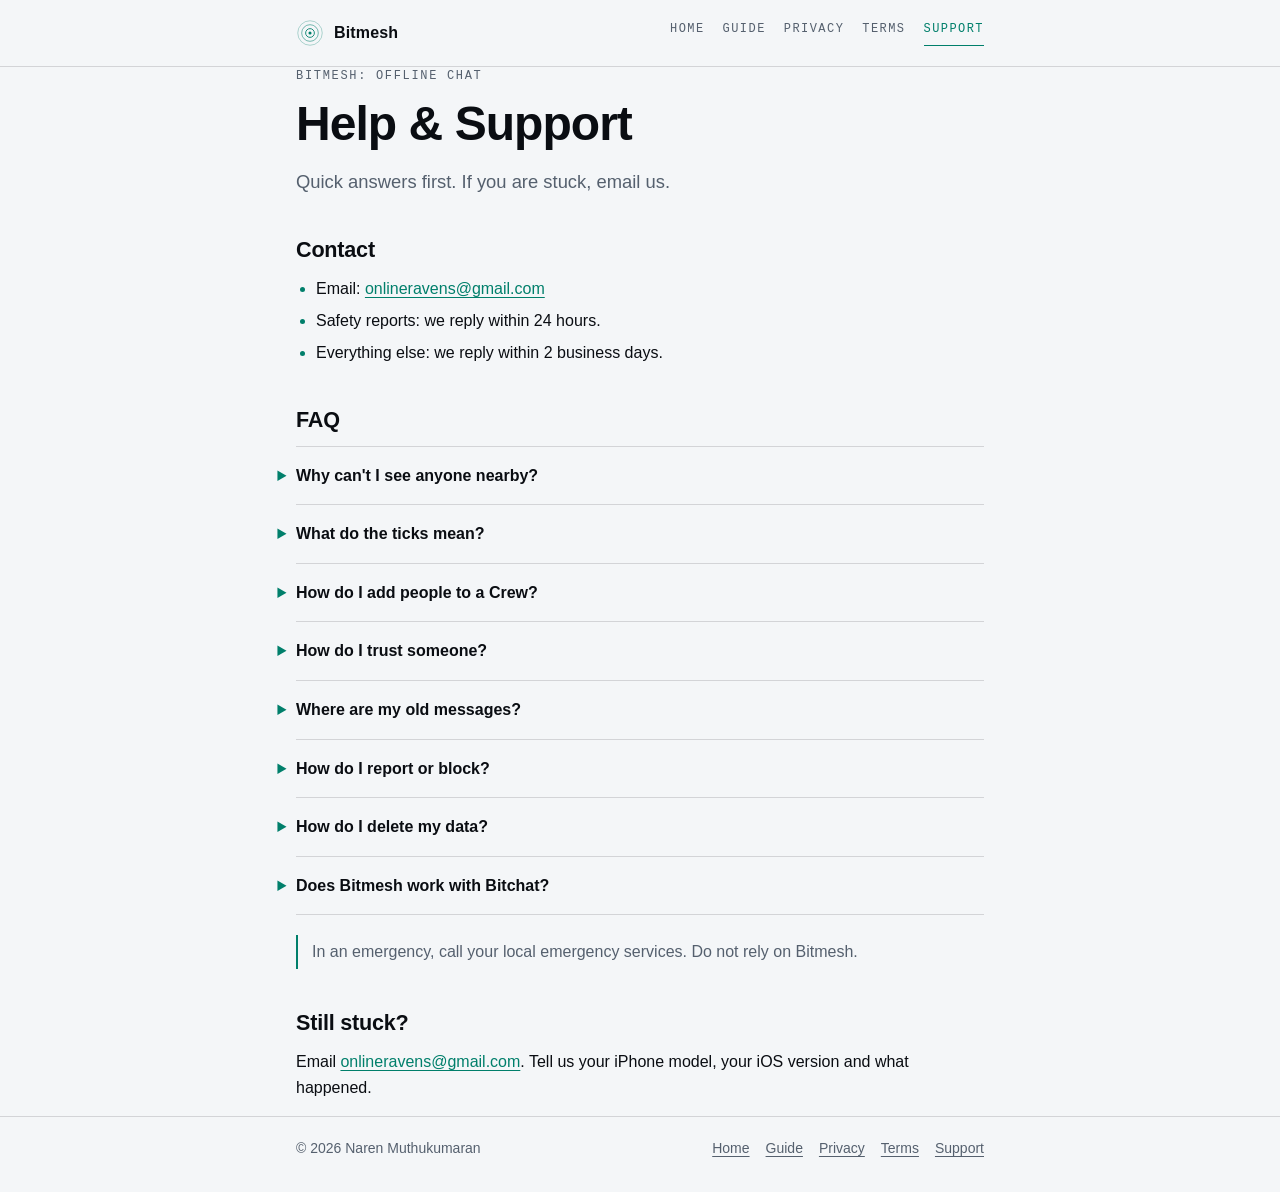
<file: support.html>
<!DOCTYPE html>
<html lang="en">
<head>
<meta charset="utf-8">
<meta name="viewport" content="width=device-width, initial-scale=1">
<title>Help &amp; Support | Bitmesh</title>
<meta name="description" content="Bitmesh help, FAQ and contact.">
<meta name="color-scheme" content="dark light">
<link rel="stylesheet" href="styles.css">
</head>
<body>
<a class="skip" href="#main">Skip to content</a>
<header class="site-header">
  <div class="wrap">
    <a class="brand" href="index.html">
      <svg viewBox="0 0 64 64" aria-hidden="true" focusable="false" style="color:var(--accent)">
        <circle cx="32" cy="32" r="28" fill="none" stroke="currentColor" stroke-width="2" opacity="0.35"/>
        <circle cx="32" cy="32" r="19" fill="none" stroke="currentColor" stroke-width="2" opacity="0.6"/>
        <circle cx="32" cy="32" r="10" fill="none" stroke="currentColor" stroke-width="2"/>
        <circle cx="32" cy="32" r="3.5" fill="currentColor"/>
      </svg>
      <span>Bitmesh</span>
    </a>
    <nav aria-label="Main">
      <ul>
        <li><a href="index.html">Home</a></li>
        <li><a href="guide.html">Guide</a></li>
        <li><a href="privacy.html">Privacy</a></li>
        <li><a href="terms.html">Terms</a></li>
        <li><a href="support.html" aria-current="page">Support</a></li>
      </ul>
    </nav>
  </div>
</header>

<main id="main" class="wrap">
  <p class="label">Bitmesh: Offline Chat</p>
  <h1>Help &amp; Support</h1>
  <p class="lede">Quick answers first. If you are stuck, email us.</p>

  <h2>Contact</h2>
  <ul>
    <li>Email: <a href="mailto:onlineravens@gmail.com">onlineravens@gmail.com</a></li>
    <li>Safety reports: we reply within 24 hours.</li>
    <li>Everything else: we reply within 2 business days.</li>
  </ul>

  <h2>FAQ</h2>

  <details>
    <summary>Why can't I see anyone nearby?</summary>
    <ul>
      <li>Both of you need Bitmesh or Bitchat open.</li>
      <li>Bluetooth must be on.</li>
      <li>Range is about 10 to 100 m per hop, depending on walls and crowds.</li>
      <li>iPhones limit Bluetooth in the background. Keep Bitmesh open, or use Lantern mode.</li>
    </ul>
  </details>

  <details>
    <summary>What do the ticks mean?</summary>
    <ul>
      <li><strong>Waiting:</strong> a clock.</li>
      <li><strong>Sent nearby:</strong> a tick with radio waves.</li>
      <li><strong>Sent online:</strong> a tick with a globe.</li>
      <li><strong>Travelling:</strong> a tick with a walking figure. A nearby phone is carrying your message.</li>
      <li><strong>Delivered:</strong> two ticks.</li>
      <li><strong>Read:</strong> two bold ticks.</li>
      <li><strong>Not delivered:</strong> a red badge, after 24 hours or 8 tries.</li>
    </ul>
  </details>

  <details>
    <summary>How do I add people to a Crew?</summary>
    <ul>
      <li>Stand close to them.</li>
      <li>Open the Crew details.</li>
      <li>Tap the people nearby.</li>
      <li>Only the Crew creator can add or remove people.</li>
    </ul>
  </details>

  <details>
    <summary>How do I trust someone?</summary>
    <ul>
      <li>Both of you open <strong>You &rsaquo; My code</strong>.</li>
      <li>Scan each other's code.</li>
      <li>Once you trust each other, private messages can also travel over the internet as encrypted envelopes.</li>
    </ul>
  </details>

  <details>
    <summary>Where are my old messages?</summary>
    <p>Messages are kept in memory on your device. They clear when the app fully closes.</p>
  </details>

  <details>
    <summary>How do I report or block?</summary>
    <ul>
      <li>Press and hold a message, then tap <strong>Report</strong> or <strong>Block</strong>.</li>
      <li>Manage blocked people in <strong>You &rsaquo; Blocked</strong>.</li>
      <li>You can also report by email. We review every report within 24 hours.</li>
      <li>See the <a href="terms.html">Community Rules</a>.</li>
    </ul>
  </details>

  <details>
    <summary>How do I delete my data?</summary>
    <ul>
      <li>Open the You tab and hold <strong>Wipe everything</strong> for 3 seconds. It erases your identity, keys, messages, trusted people and settings.</li>
      <li>Or delete the app.</li>
      <li>The developer holds no data on servers, so there is nothing else to delete.</li>
      <li>Messages already sent to public rooms on third-party relays cannot be recalled by us.</li>
    </ul>
  </details>

  <details>
    <summary>Does Bitmesh work with Bitchat?</summary>
    <p>Yes. Bitmesh speaks the same open protocol, so the two apps can talk to each other. Bitmesh is an independent app by Naren Muthukumaran, not affiliated with or endorsed by Bitchat or its authors.</p>
  </details>

  <p class="note"><span>In an emergency, call your local emergency services. Do not rely on Bitmesh.</span></p>

  <h2>Still stuck?</h2>
  <p>Email <a href="mailto:onlineravens@gmail.com">onlineravens@gmail.com</a>. Tell us your iPhone model, your iOS version and what happened.</p>
</main>

<footer class="site-footer">
  <div class="wrap">
    <span>&copy; 2026 Naren Muthukumaran</span>
    <ul>
      <li><a href="index.html">Home</a></li>
        <li><a href="guide.html">Guide</a></li>
      <li><a href="privacy.html">Privacy</a></li>
      <li><a href="terms.html">Terms</a></li>
      <li><a href="support.html">Support</a></li>
    </ul>
  </div>
</footer>
</body>
</html>
</file>
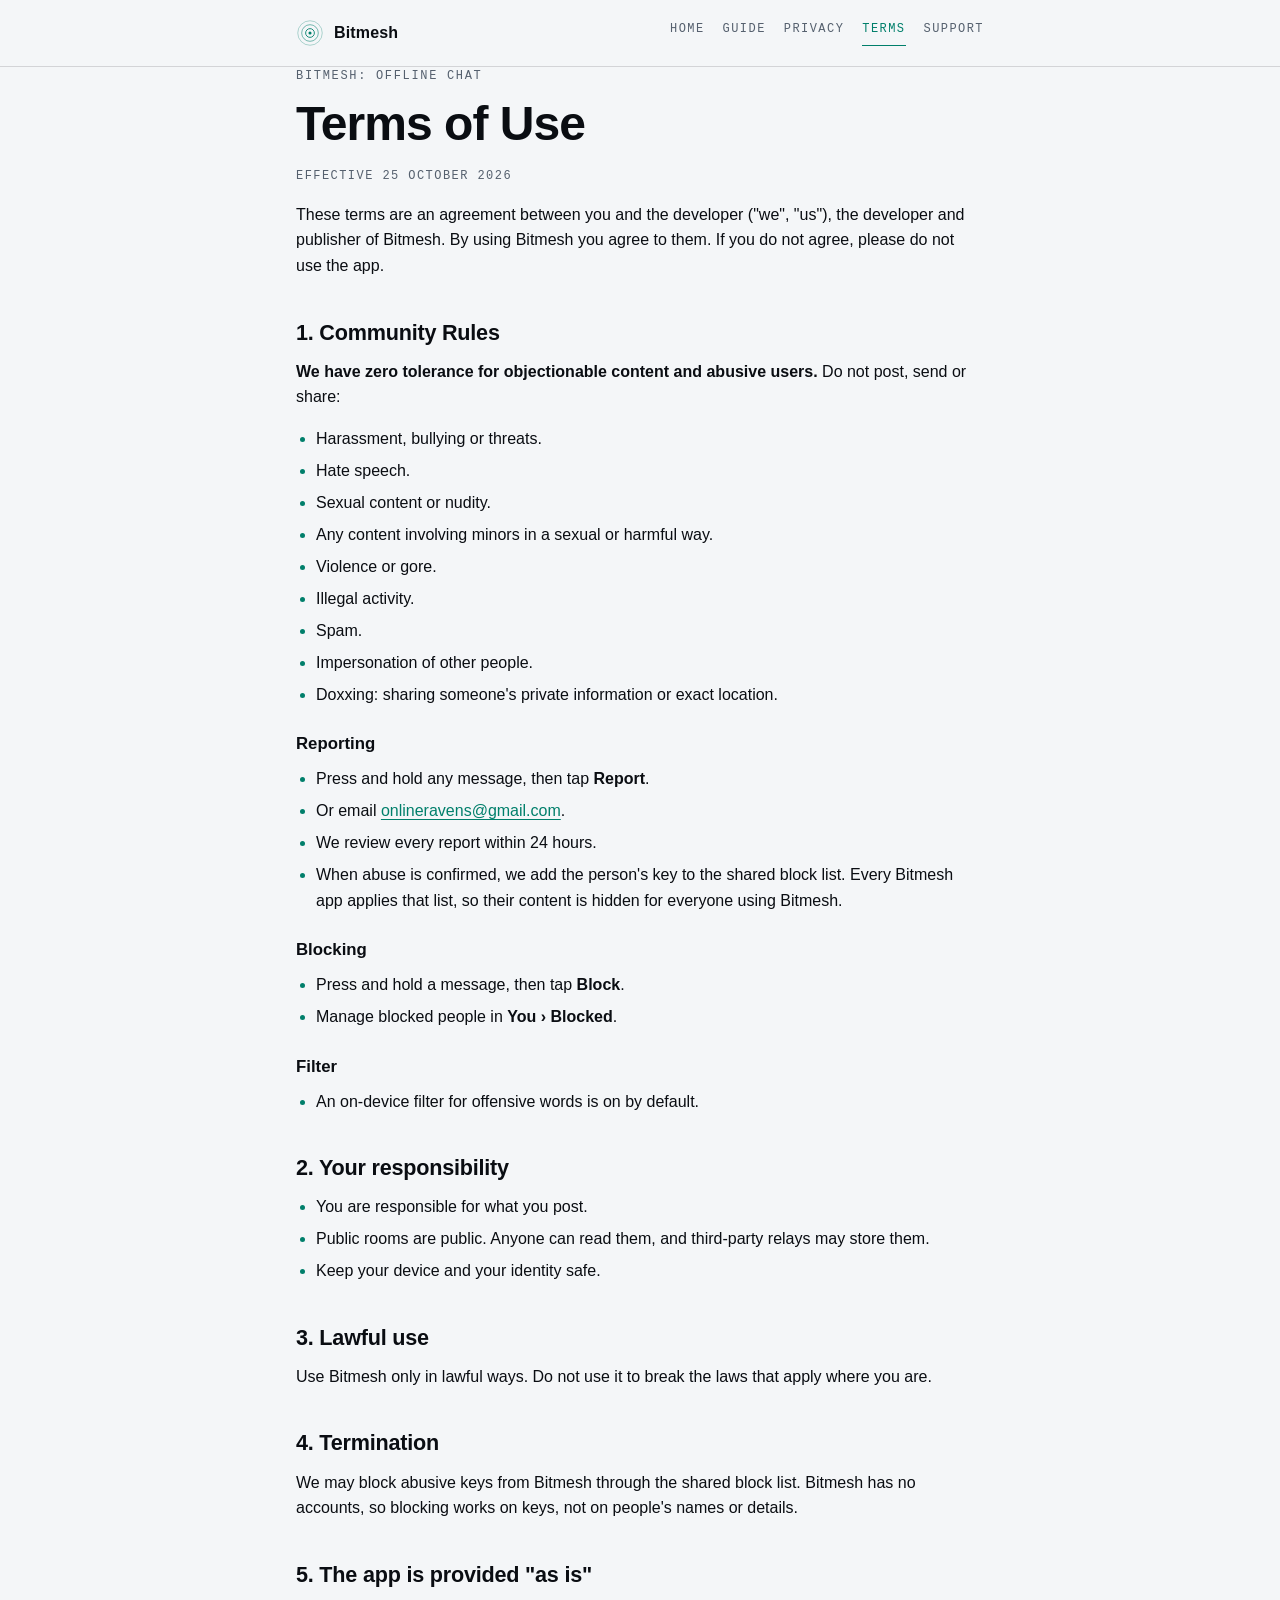
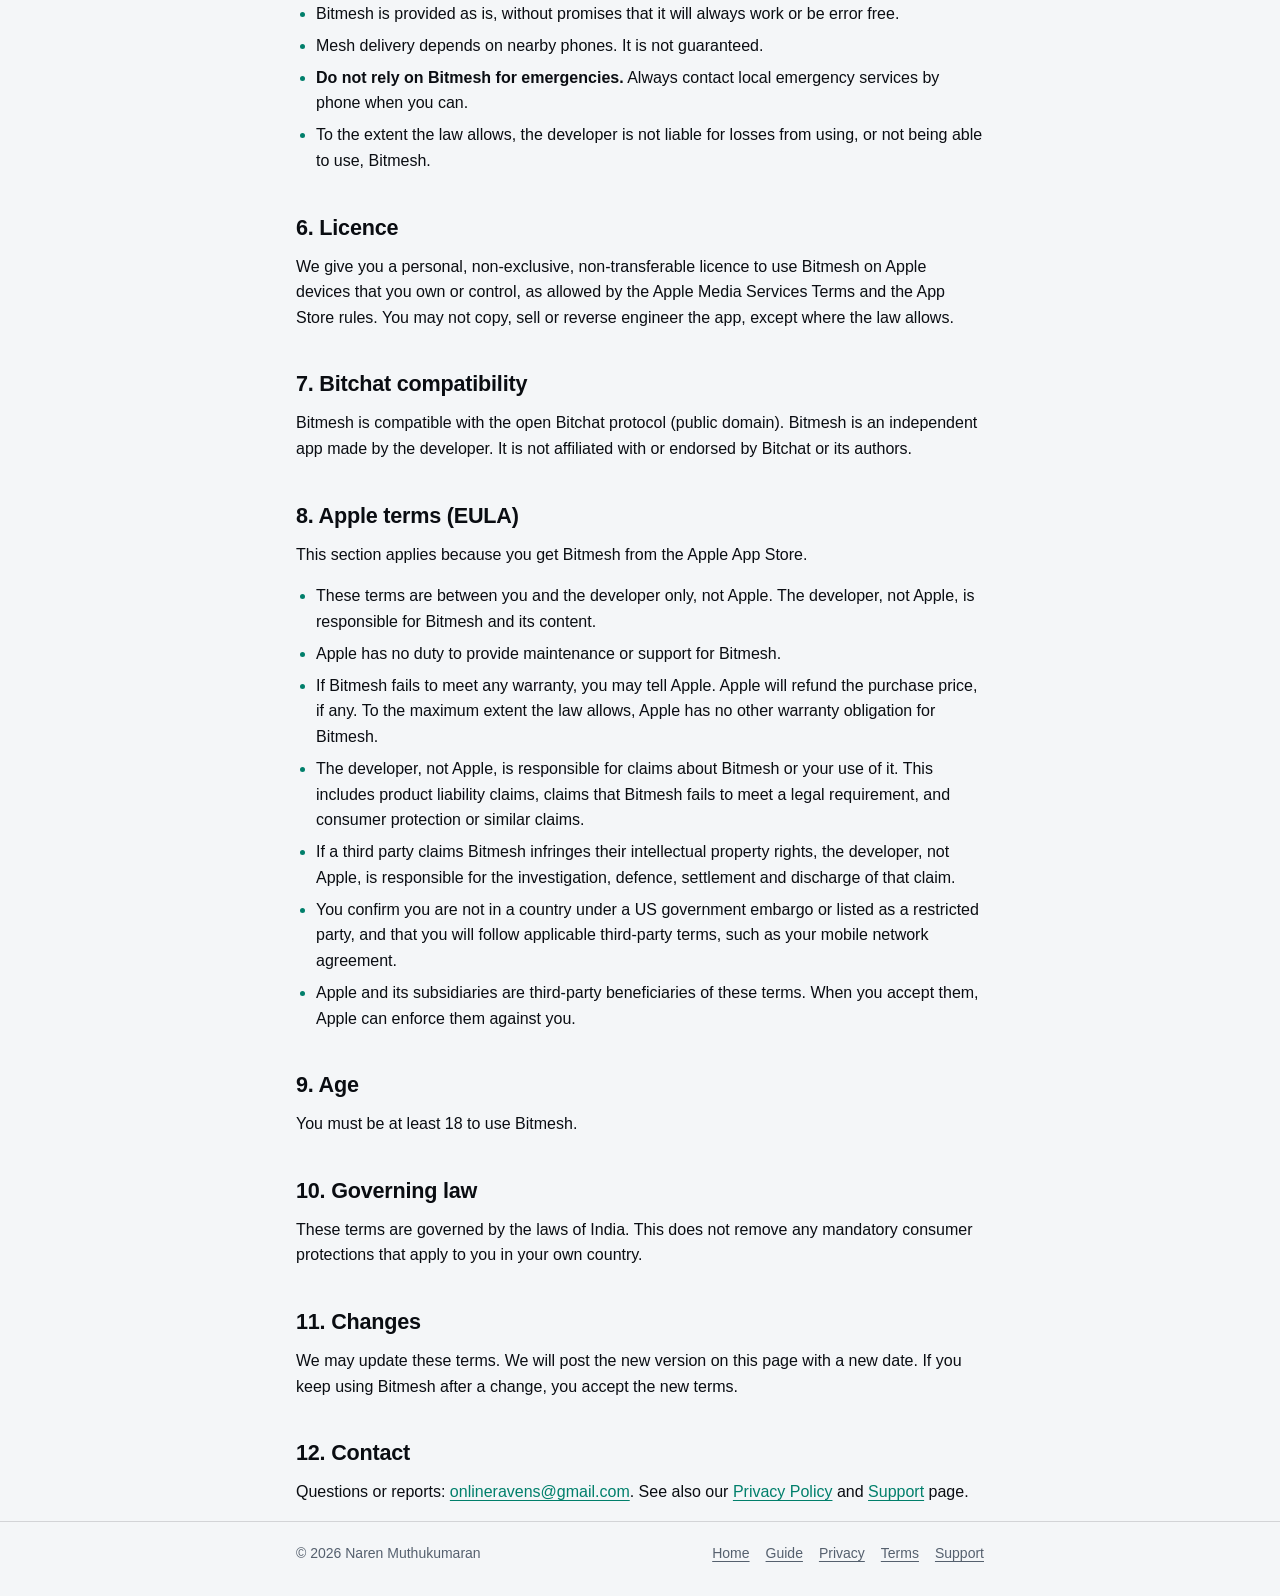
<file: terms.html>
<!DOCTYPE html>
<html lang="en">
<head>
<meta charset="utf-8">
<meta name="viewport" content="width=device-width, initial-scale=1">
<title>Terms of Use | Bitmesh</title>
<meta name="description" content="Bitmesh Terms of Use and Community Rules.">
<meta name="color-scheme" content="dark light">
<link rel="stylesheet" href="styles.css">
</head>
<body>
<a class="skip" href="#main">Skip to content</a>
<header class="site-header">
  <div class="wrap">
    <a class="brand" href="index.html">
      <svg viewBox="0 0 64 64" aria-hidden="true" focusable="false" style="color:var(--accent)">
        <circle cx="32" cy="32" r="28" fill="none" stroke="currentColor" stroke-width="2" opacity="0.35"/>
        <circle cx="32" cy="32" r="19" fill="none" stroke="currentColor" stroke-width="2" opacity="0.6"/>
        <circle cx="32" cy="32" r="10" fill="none" stroke="currentColor" stroke-width="2"/>
        <circle cx="32" cy="32" r="3.5" fill="currentColor"/>
      </svg>
      <span>Bitmesh</span>
    </a>
    <nav aria-label="Main">
      <ul>
        <li><a href="index.html">Home</a></li>
        <li><a href="guide.html">Guide</a></li>
        <li><a href="privacy.html">Privacy</a></li>
        <li><a href="terms.html" aria-current="page">Terms</a></li>
        <li><a href="support.html">Support</a></li>
      </ul>
    </nav>
  </div>
</header>

<main id="main" class="wrap">
  <p class="label">Bitmesh: Offline Chat</p>
  <h1>Terms of Use</h1>
  <p class="meta">Effective 25 October 2026</p>

  <p>These terms are an agreement between you and the developer ("we", "us"), the developer and publisher of Bitmesh. By using Bitmesh you agree to them. If you do not agree, please do not use the app.</p>

  <h2>1. Community Rules</h2>
  <p><strong>We have zero tolerance for objectionable content and abusive users.</strong> Do not post, send or share:</p>
  <ul>
    <li>Harassment, bullying or threats.</li>
    <li>Hate speech.</li>
    <li>Sexual content or nudity.</li>
    <li>Any content involving minors in a sexual or harmful way.</li>
    <li>Violence or gore.</li>
    <li>Illegal activity.</li>
    <li>Spam.</li>
    <li>Impersonation of other people.</li>
    <li>Doxxing: sharing someone's private information or exact location.</li>
  </ul>

  <h3>Reporting</h3>
  <ul>
    <li>Press and hold any message, then tap <strong>Report</strong>.</li>
    <li>Or email <a href="mailto:onlineravens@gmail.com">onlineravens@gmail.com</a>.</li>
    <li>We review every report within 24 hours.</li>
    <li>When abuse is confirmed, we add the person's key to the shared block list. Every Bitmesh app applies that list, so their content is hidden for everyone using Bitmesh.</li>
  </ul>

  <h3>Blocking</h3>
  <ul>
    <li>Press and hold a message, then tap <strong>Block</strong>.</li>
    <li>Manage blocked people in <strong>You &rsaquo; Blocked</strong>.</li>
  </ul>

  <h3>Filter</h3>
  <ul>
    <li>An on-device filter for offensive words is on by default.</li>
  </ul>

  <h2>2. Your responsibility</h2>
  <ul>
    <li>You are responsible for what you post.</li>
    <li>Public rooms are public. Anyone can read them, and third-party relays may store them.</li>
    <li>Keep your device and your identity safe.</li>
  </ul>

  <h2>3. Lawful use</h2>
  <p>Use Bitmesh only in lawful ways. Do not use it to break the laws that apply where you are.</p>

  <h2>4. Termination</h2>
  <p>We may block abusive keys from Bitmesh through the shared block list. Bitmesh has no accounts, so blocking works on keys, not on people's names or details.</p>

  <h2>5. The app is provided "as is"</h2>
  <ul>
    <li>Bitmesh is provided as is, without promises that it will always work or be error free.</li>
    <li>Mesh delivery depends on nearby phones. It is not guaranteed.</li>
    <li><strong>Do not rely on Bitmesh for emergencies.</strong> Always contact local emergency services by phone when you can.</li>
    <li>To the extent the law allows, the developer is not liable for losses from using, or not being able to use, Bitmesh.</li>
  </ul>

  <h2>6. Licence</h2>
  <p>We give you a personal, non-exclusive, non-transferable licence to use Bitmesh on Apple devices that you own or control, as allowed by the Apple Media Services Terms and the App Store rules. You may not copy, sell or reverse engineer the app, except where the law allows.</p>

  <h2>7. Bitchat compatibility</h2>
  <p>Bitmesh is compatible with the open Bitchat protocol (public domain). Bitmesh is an independent app made by the developer. It is not affiliated with or endorsed by Bitchat or its authors.</p>

  <h2>8. Apple terms (EULA)</h2>
  <p>This section applies because you get Bitmesh from the Apple App Store.</p>
  <ul>
    <li>These terms are between you and the developer only, not Apple. The developer, not Apple, is responsible for Bitmesh and its content.</li>
    <li>Apple has no duty to provide maintenance or support for Bitmesh.</li>
    <li>If Bitmesh fails to meet any warranty, you may tell Apple. Apple will refund the purchase price, if any. To the maximum extent the law allows, Apple has no other warranty obligation for Bitmesh.</li>
    <li>The developer, not Apple, is responsible for claims about Bitmesh or your use of it. This includes product liability claims, claims that Bitmesh fails to meet a legal requirement, and consumer protection or similar claims.</li>
    <li>If a third party claims Bitmesh infringes their intellectual property rights, the developer, not Apple, is responsible for the investigation, defence, settlement and discharge of that claim.</li>
    <li>You confirm you are not in a country under a US government embargo or listed as a restricted party, and that you will follow applicable third-party terms, such as your mobile network agreement.</li>
    <li>Apple and its subsidiaries are third-party beneficiaries of these terms. When you accept them, Apple can enforce them against you.</li>
  </ul>

  <h2>9. Age</h2>
  <p>You must be at least 18 to use Bitmesh.</p>

  <h2>10. Governing law</h2>
  <p>These terms are governed by the laws of India. This does not remove any mandatory consumer protections that apply to you in your own country.</p>

  <h2>11. Changes</h2>
  <p>We may update these terms. We will post the new version on this page with a new date. If you keep using Bitmesh after a change, you accept the new terms.</p>

  <h2>12. Contact</h2>
  <p>Questions or reports: <a href="mailto:onlineravens@gmail.com">onlineravens@gmail.com</a>. See also our <a href="privacy.html">Privacy Policy</a> and <a href="support.html">Support</a> page.</p>
</main>

<footer class="site-footer">
  <div class="wrap">
    <span>&copy; 2026 Naren Muthukumaran</span>
    <ul>
      <li><a href="index.html">Home</a></li>
        <li><a href="guide.html">Guide</a></li>
      <li><a href="privacy.html">Privacy</a></li>
      <li><a href="terms.html">Terms</a></li>
      <li><a href="support.html">Support</a></li>
    </ul>
  </div>
</footer>
</body>
</html>
</file>
<file: styles.css>
:root {
  --bg: #F4F6F8;
  --text: #0A0D12;
  --muted: #55606E;
  --accent: #007F6B;
  --line: rgba(10, 13, 18, 0.14);
  --card: rgba(10, 13, 18, 0.04);
  --font: -apple-system, BlinkMacSystemFont, "SF Pro Text", Inter, "Segoe UI", sans-serif;
  --mono: ui-monospace, SFMono-Regular, "SF Mono", Menlo, Consolas, monospace;
}

@media (prefers-color-scheme: dark) {
  :root {
    --bg: #06080B;
    --text: #EEF2F6;
    --muted: #93A0AF;
    --accent: #3CF0D0;
    --line: rgba(238, 242, 246, 0.16);
    --card: rgba(238, 242, 246, 0.04);
  }
}

* { box-sizing: border-box; }

html { -webkit-text-size-adjust: 100%; }

body {
  margin: 0;
  background: var(--bg);
  color: var(--text);
  font-family: var(--font);
  font-size: 1rem;
  line-height: 1.6;
}

.wrap {
  max-width: 720px;
  margin: 0 auto;
  padding: 0 16px;
}

a { color: var(--accent); text-underline-offset: 3px; }
a:hover { text-decoration-thickness: 2px; }
a:focus-visible, summary:focus-visible {
  outline: 2px solid var(--accent);
  outline-offset: 3px;
  border-radius: 2px;
}

.skip {
  position: absolute;
  left: -999px;
  top: 8px;
  background: var(--bg);
  color: var(--text);
  padding: 8px 12px;
  border: 1px solid var(--accent);
}
.skip:focus { left: 16px; z-index: 10; }

/* Header and nav */
.site-header { border-bottom: 1px solid var(--line); }
.site-header .wrap {
  display: flex;
  flex-wrap: wrap;
  align-items: center;
  justify-content: space-between;
  gap: 8px 16px;
  padding-top: 14px;
  padding-bottom: 14px;
}
.brand {
  display: inline-flex;
  align-items: center;
  gap: 10px;
  color: var(--text);
  text-decoration: none;
  font-weight: 600;
  letter-spacing: 0.01em;
}
.brand svg { width: 28px; height: 28px; flex: none; }
nav ul {
  display: flex;
  flex-wrap: wrap;
  gap: 4px 18px;
  list-style: none;
  margin: 0;
  padding: 0;
}
nav a {
  font-family: var(--mono);
  font-size: 0.75rem;
  text-transform: uppercase;
  letter-spacing: 0.12em;
  color: var(--muted);
  text-decoration: none;
  padding: 6px 0;
  display: inline-block;
}
nav a:hover { color: var(--text); }
nav a[aria-current="page"] {
  color: var(--accent);
  box-shadow: 0 1px 0 var(--accent);
}

/* Type */
main { padding: 48px 0 64px; }
h1 {
  font-size: clamp(2rem, 8vw, 3rem);
  line-height: 1.1;
  letter-spacing: -0.02em;
  margin: 0 0 16px;
  font-weight: 650;
}
h2 {
  font-size: 1.35rem;
  line-height: 1.3;
  margin: 2.5rem 0 0.75rem;
  letter-spacing: -0.01em;
}
h3 { font-size: 1.05rem; margin: 1.5rem 0 0.5rem; }
p, ul, ol { margin: 0 0 1rem; }
ul, ol { padding-left: 1.25rem; }
li { margin-bottom: 0.4rem; }
li::marker { color: var(--accent); }
strong { font-weight: 650; }

.label {
  font-family: var(--mono);
  font-size: 0.75rem;
  text-transform: uppercase;
  letter-spacing: 0.14em;
  color: var(--muted);
  margin: 0 0 12px;
}
.lede { font-size: 1.15rem; color: var(--muted); max-width: 34em; }
.meta {
  font-family: var(--mono);
  font-size: 0.75rem;
  text-transform: uppercase;
  letter-spacing: 0.12em;
  color: var(--muted);
}

/* Hero */
.hero { padding: 16px 0 8px; }
.mark { width: 112px; height: 112px; margin-bottom: 24px; display: block; }
.mark .ring { fill: none; stroke: var(--accent); }
.mark .dot { fill: var(--accent); }
.mark .glow { fill: var(--accent); opacity: 0.18; }
.soon {
  display: inline-block;
  margin-top: 8px;
  padding: 8px 14px;
  border: 1px solid var(--accent);
  border-radius: 999px;
  font-family: var(--mono);
  font-size: 0.75rem;
  text-transform: uppercase;
  letter-spacing: 0.12em;
  color: var(--accent);
}

/* Cards */
.grid { display: grid; gap: 12px; margin: 32px 0; }
.card {
  border: 1px solid var(--line);
  background: var(--card);
  border-radius: 12px;
  padding: 18px;
}
.card h2, .card h3 { margin: 0 0 6px; font-size: 1.1rem; }
.card p { margin: 0; color: var(--muted); }
.card .label { color: var(--accent); margin-bottom: 8px; }

.note {
  border-left: 2px solid var(--accent);
  padding: 4px 0 4px 14px;
  color: var(--muted);
  margin: 1.25rem 0;
}

.note p { margin: 0; }

/* FAQ */
details {
  border-top: 1px solid var(--line);
  padding: 4px 0;
}
details:last-of-type { border-bottom: 1px solid var(--line); }
summary {
  cursor: pointer;
  font-weight: 600;
  padding: 12px 0;
  list-style-position: outside;
}
summary::marker { color: var(--accent); }
details > :not(summary) { color: var(--muted); }
details ul { margin-top: 0; }

/* Footer */
.site-footer {
  border-top: 1px solid var(--line);
  color: var(--muted);
  font-size: 0.875rem;
}
.site-footer .wrap {
  display: flex;
  flex-wrap: wrap;
  justify-content: space-between;
  gap: 8px 24px;
  padding-top: 20px;
  padding-bottom: 32px;
}
.site-footer ul {
  display: flex;
  flex-wrap: wrap;
  gap: 4px 16px;
  list-style: none;
  margin: 0;
  padding: 0;
}
.site-footer li { margin: 0; }
.site-footer a { color: var(--muted); }
.site-footer a:hover { color: var(--text); }

@media (min-width: 640px) {
  .grid { grid-template-columns: repeat(3, 1fr); }
  main { padding-top: 72px; }
}

@media (prefers-reduced-motion: no-preference) {
  .mark .glow { animation: pulse 4s ease-in-out infinite; transform-origin: center; }
  @keyframes pulse { 50% { opacity: 0.32; } }
}
</file>
